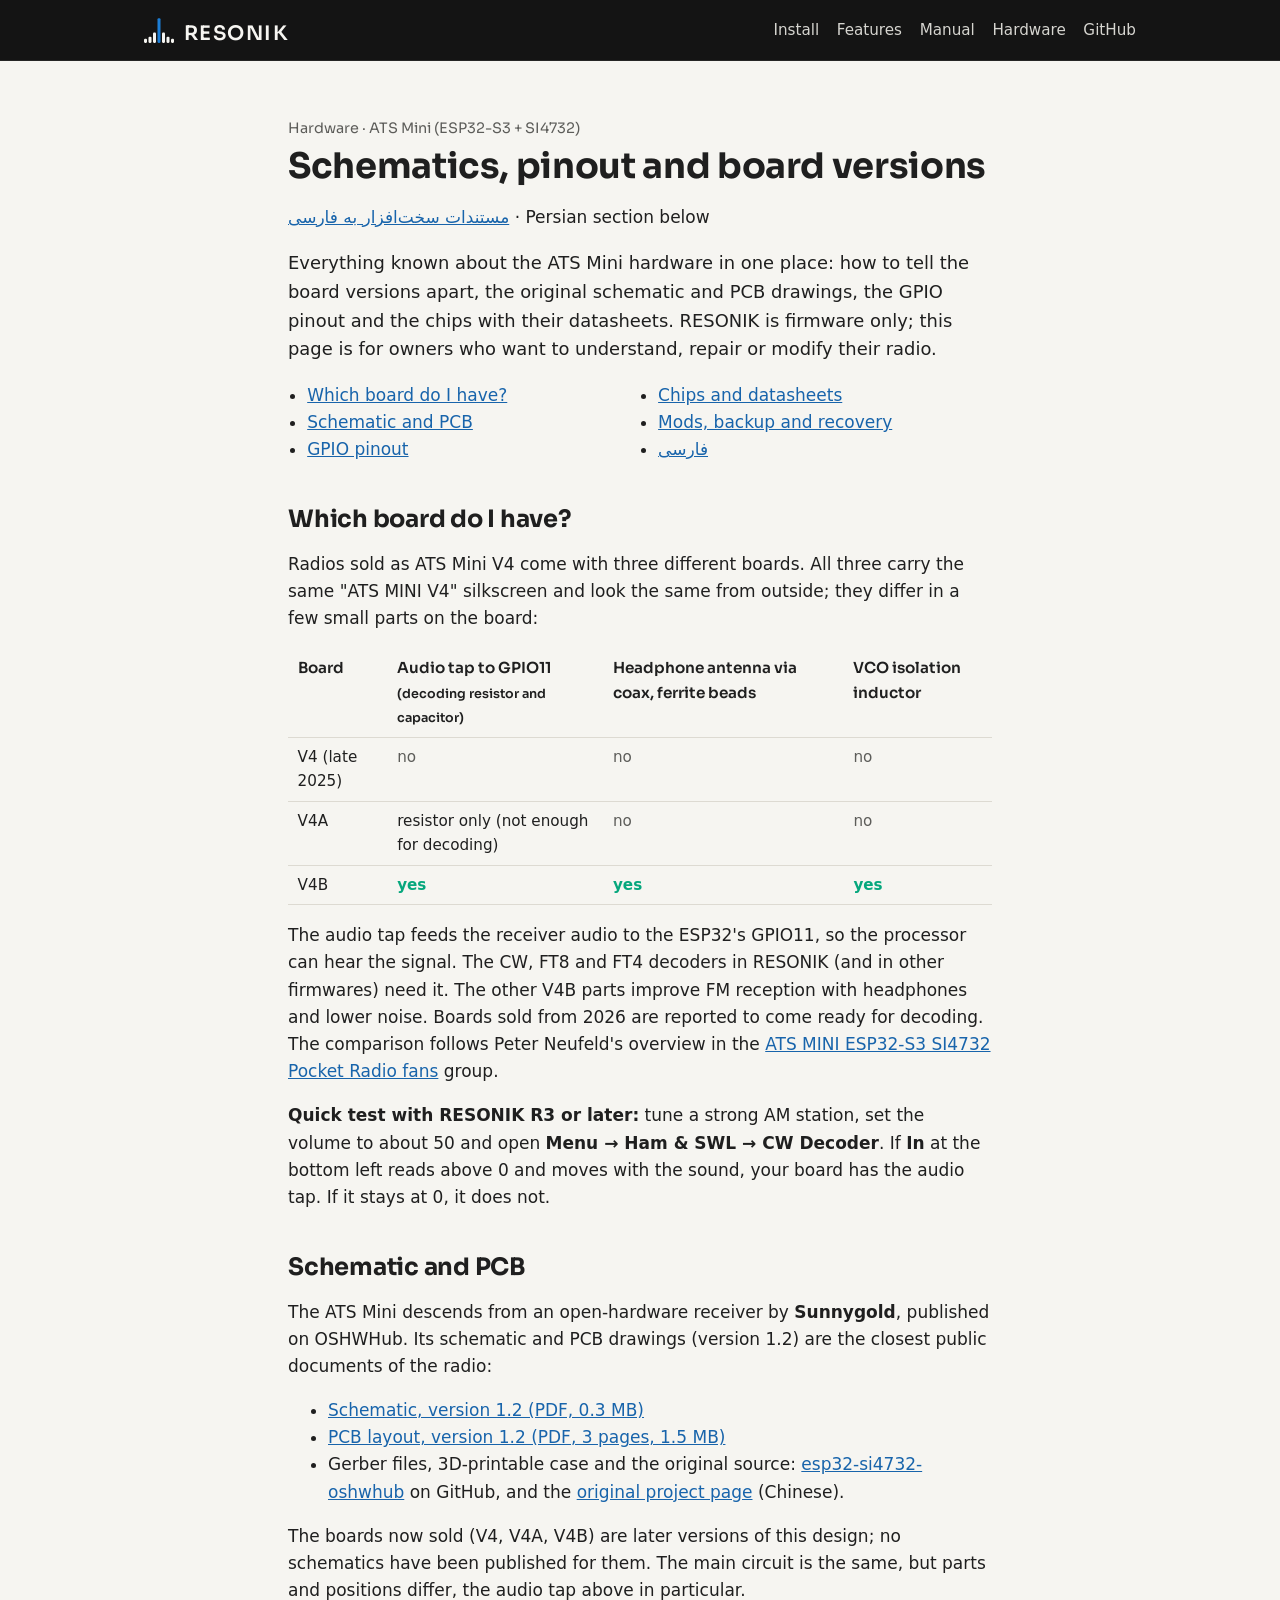
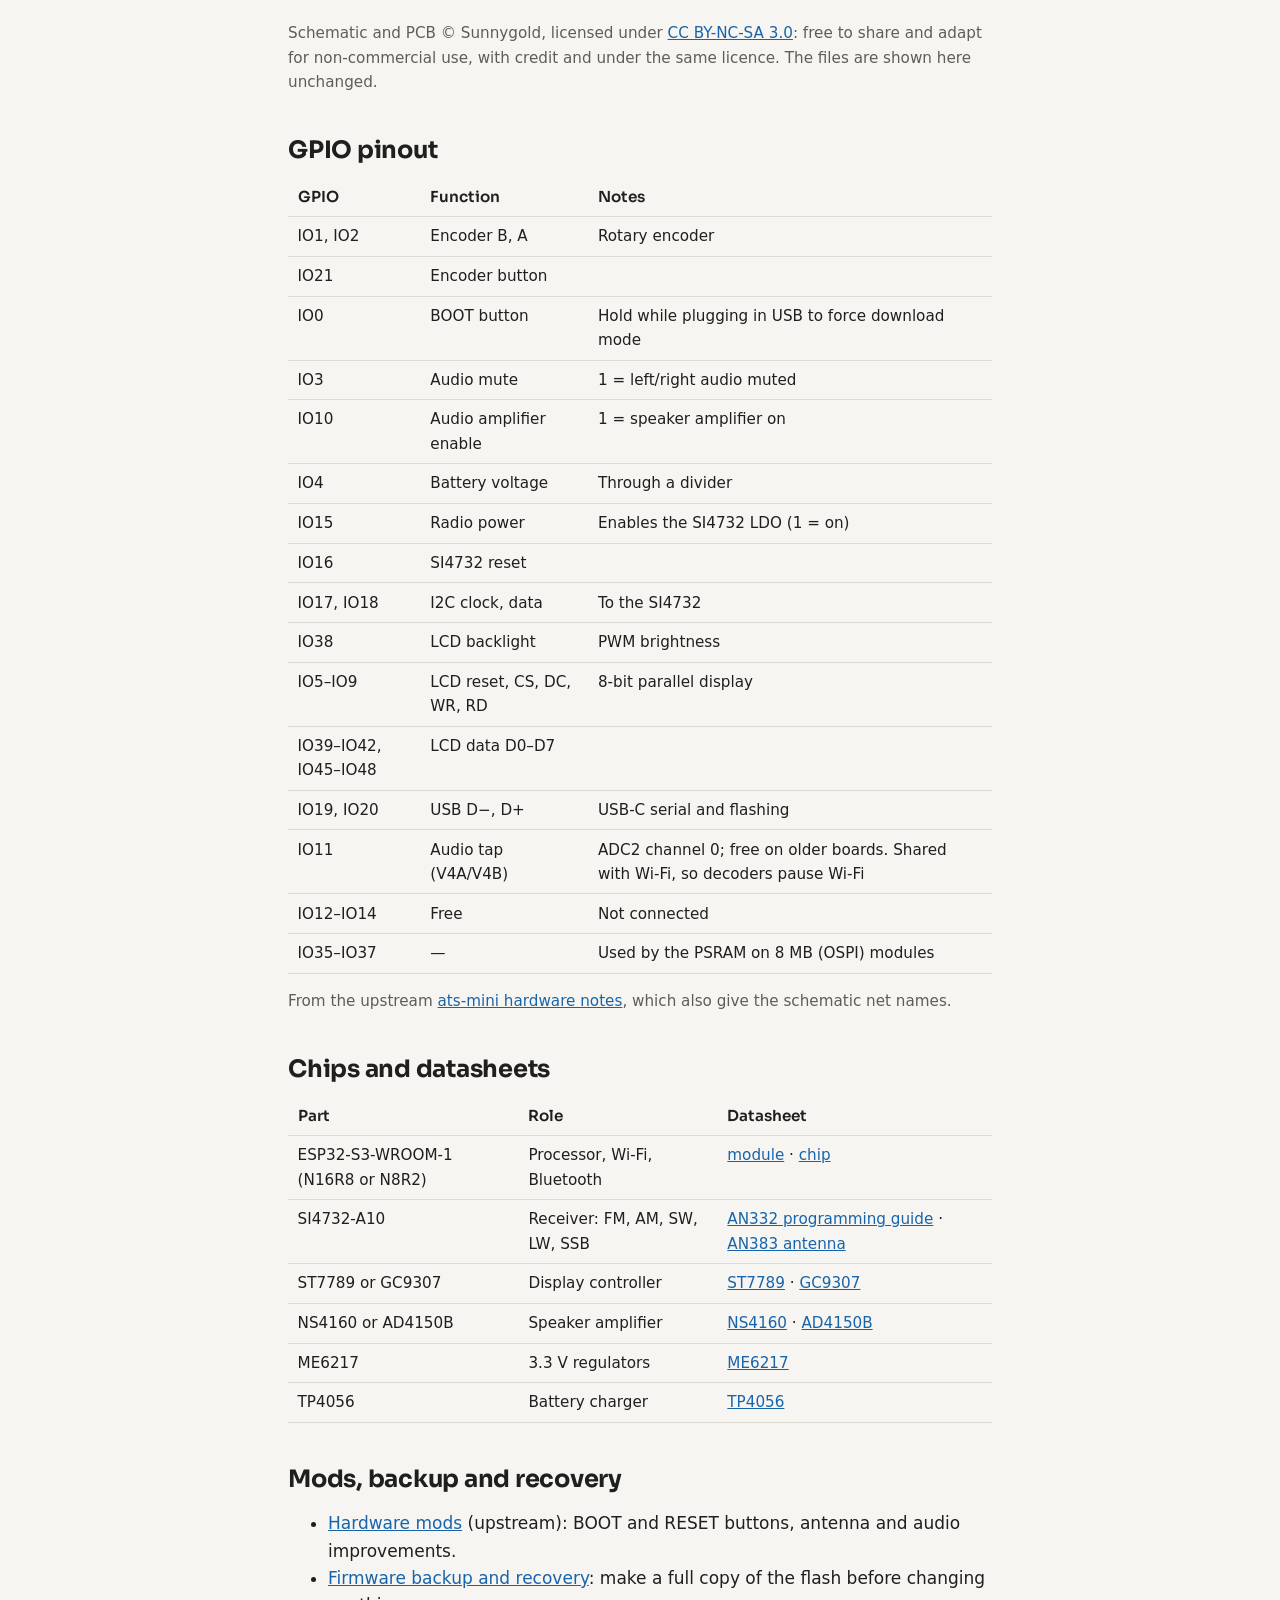
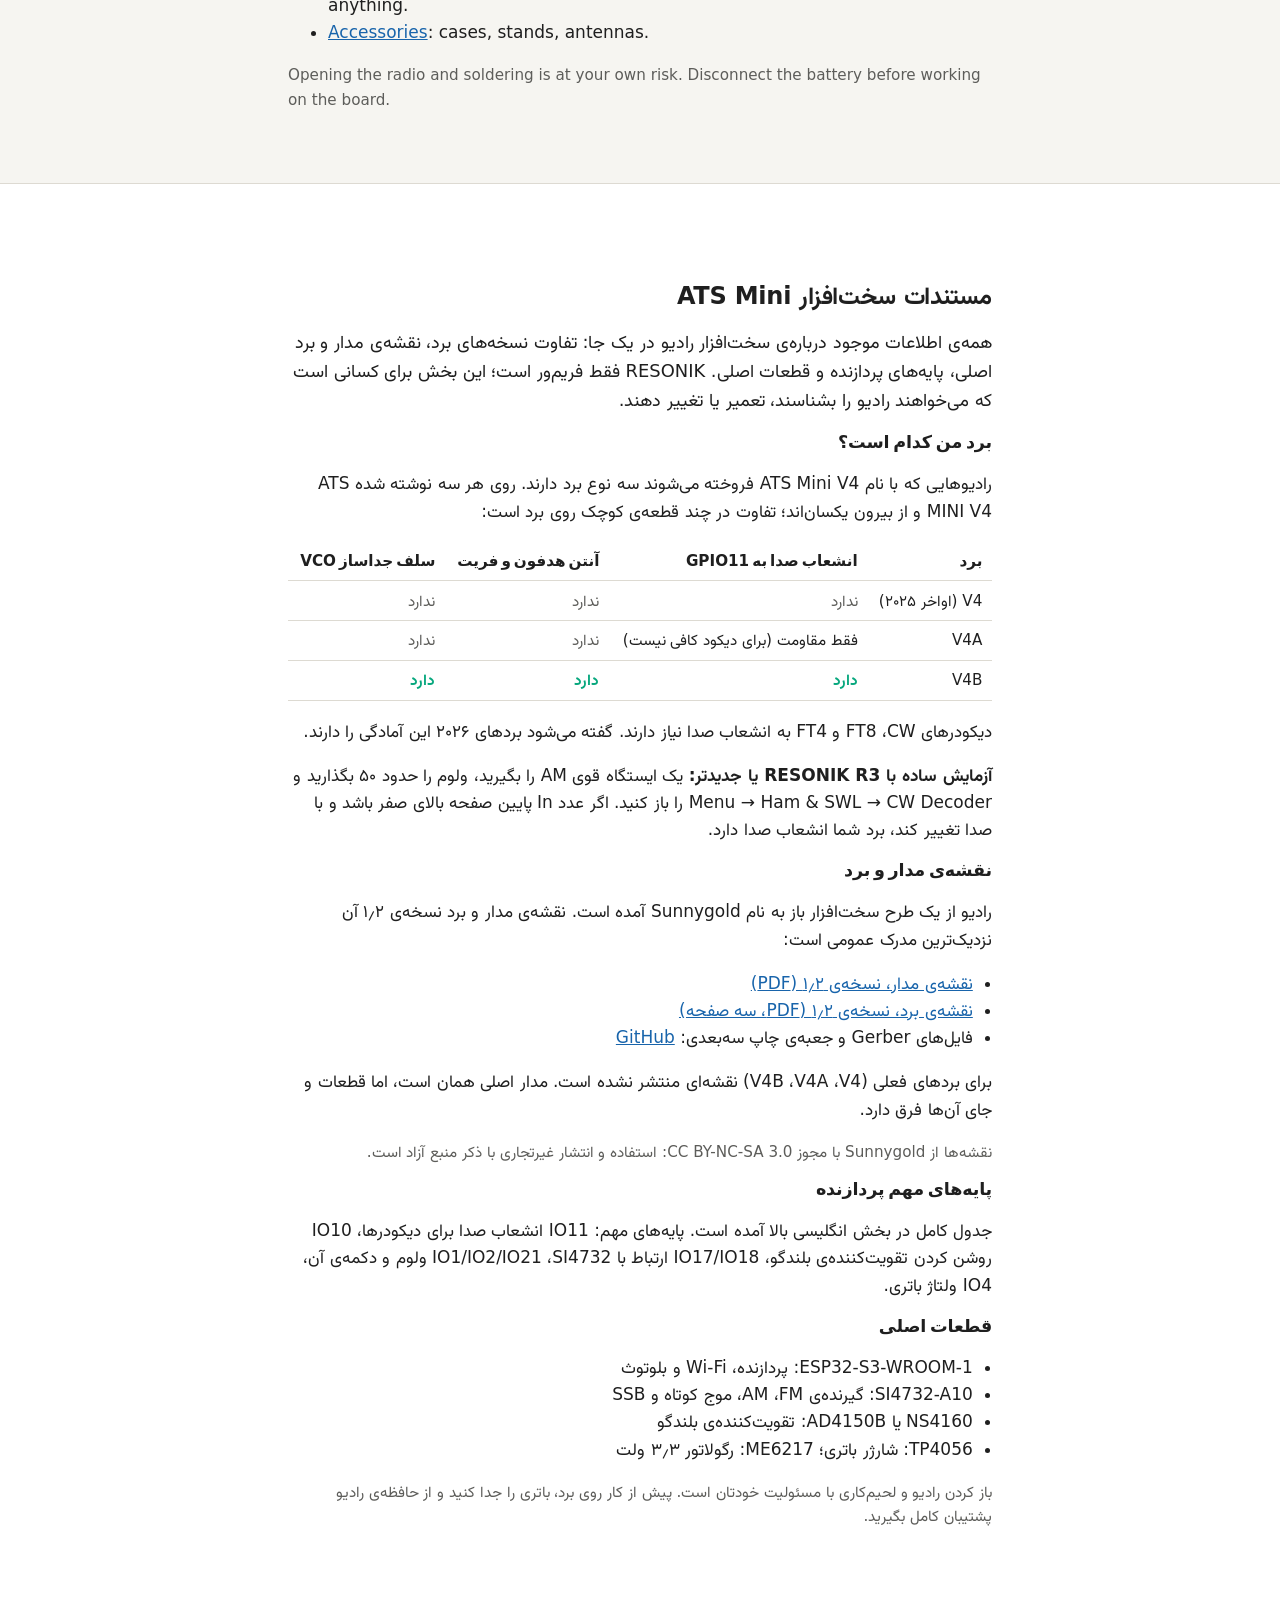
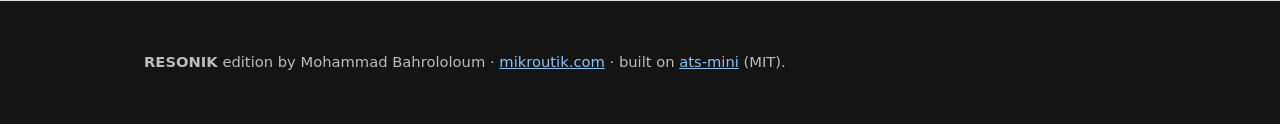
<file: website/hardware/index.html>
<!DOCTYPE html>
<html lang="en">
<head>
  <meta charset="utf-8">
  <meta name="viewport" content="width=device-width, initial-scale=1">
  <title>ATS Mini Hardware: Schematics, Pinout and Board Versions · RESONIK</title>
  <meta name="description" content="ATS Mini (ESP32-S3 + SI4732) hardware: V4, V4A and V4B boards, the audio tap, original schematic and PCB PDFs, GPIO pinout, chips and datasheets.">
  <link rel="canonical" href="https://resonik.mikroutik.com/hardware/">
  <meta name="theme-color" content="#141414">
  <link rel="icon" href="../favicon.svg" type="image/svg+xml">
  <link rel="alternate icon" href="../favicon.ico">
  <link rel="stylesheet" href="../site.css">
  <style>
    .doc { max-width: 46rem; }
    .doc h2 { margin-top: 2.6rem; font-size: 1.5rem; }
    .doc table { border-collapse: collapse; width: 100%; margin: .8rem 0; font-size: .95rem; }
    .doc th, .doc td { text-align: left; padding: .45rem .6rem; border-bottom: 1px solid var(--line); vertical-align: top; }
    .doc th { font-family: "Sora", var(--sans); font-weight: 600; }
    .sw { display: inline-block; width: 26px; height: 6px; border-radius: 3px; vertical-align: middle; margin-right: .4rem; box-shadow: 0 0 0 1px rgba(0,0,0,.15); }
    .toc { columns: 2; padding-left: 1.2rem; }
    .fa .toc, .fa ul { padding-left: 0; padding-right: 1.2rem; }
    .fa table th, .fa table td { text-align: right; }
    .ok { color: #06a77d; font-weight: 700; } .no { color: var(--muted); }
    @media (max-width: 520px) { .toc { columns: 1; } }
  </style>
</head>
<body>
  <header class="bar">
    <div class="wrap bar-in">
      <a class="logo" href="../" aria-label="RESONIK home">
        <svg class="sym" viewBox="0 0 80 66" aria-hidden="true">
          <rect x="0" y="55" width="8" height="11" rx="3" fill="currentColor"/><rect x="12" y="49.5" width="8" height="16.5" rx="3" fill="currentColor"/><rect x="24" y="38.5" width="8" height="27.5" rx="3" fill="currentColor"/><rect x="36" y="0" width="8" height="66" rx="3" fill="#1C7ED6"/><rect x="48" y="38.5" width="8" height="27.5" rx="3" fill="currentColor"/><rect x="60" y="49.5" width="8" height="16.5" rx="3" fill="currentColor"/><rect x="72" y="55" width="8" height="11" rx="3" fill="currentColor"/>
        </svg>
        <span class="word">RESONIK</span>
      </a>
      <nav aria-label="Sections">
        <a href="../#install">Install</a>
        <a href="../#features">Features</a>
        <a href="../manual/">Manual</a>
        <a href="./">Hardware</a>
        <a href="https://github.com/ep3mhb/resonik-ats-mini" rel="noopener">GitHub</a>
      </nav>
    </div>
  </header>

  <main>
    <section>
      <div class="wrap doc">
        <p class="kicker" style="color:var(--muted)">Hardware · ATS Mini (ESP32-S3 + SI4732)</p>
        <h1 style="font-size:2.2rem;margin:.3rem 0 1rem">Schematics, pinout and board versions</h1>
        <p><a href="#fa" lang="fa" dir="rtl">مستندات سخت‌افزار به فارسی</a> · Persian section below</p>
        <p class="lead">Everything known about the ATS Mini hardware in one place: how to tell the board versions apart, the original schematic and PCB drawings, the GPIO pinout and the chips with their datasheets. RESONIK is firmware only; this page is for owners who want to understand, repair or modify their radio.</p>
        <ul class="toc">
          <li><a href="#versions">Which board do I have?</a></li>
          <li><a href="#schematic">Schematic and PCB</a></li>
          <li><a href="#pinout">GPIO pinout</a></li>
          <li><a href="#chips">Chips and datasheets</a></li>
          <li><a href="#mods">Mods, backup and recovery</a></li>
          <li><a href="#fa" lang="fa">فارسی</a></li>
        </ul>

        <h2 id="versions">Which board do I have?</h2>
        <p>Radios sold as ATS Mini V4 come with three different boards. All three carry the same "ATS MINI V4" silkscreen and look the same from outside; they differ in a few small parts on the board:</p>
        <table>
          <tr><th>Board</th><th>Audio tap to GPIO11<br><small>(decoding resistor and capacitor)</small></th><th>Headphone antenna via coax, ferrite beads</th><th>VCO isolation inductor</th></tr>
          <tr><td>V4 (late 2025)</td><td class="no">no</td><td class="no">no</td><td class="no">no</td></tr>
          <tr><td>V4A</td><td>resistor only (not enough for decoding)</td><td class="no">no</td><td class="no">no</td></tr>
          <tr><td>V4B</td><td class="ok">yes</td><td class="ok">yes</td><td class="ok">yes</td></tr>
        </table>
        <p>The audio tap feeds the receiver audio to the ESP32's GPIO11, so the processor can hear the signal. The CW, FT8 and FT4 decoders in RESONIK (and in other firmwares) need it. The other V4B parts improve FM reception with headphones and lower noise. Boards sold from 2026 are reported to come ready for decoding. The comparison follows Peter Neufeld's overview in the <a href="https://www.facebook.com/groups/1514587792854848/" rel="noopener">ATS MINI ESP32-S3 SI4732 Pocket Radio fans</a> group.</p>
        <p><b>Quick test with RESONIK R3 or later:</b> tune a strong AM station, set the volume to about 50 and open <span class="ui">Menu → Ham &amp; SWL → CW Decoder</span>. If <b>In</b> at the bottom left reads above 0 and moves with the sound, your board has the audio tap. If it stays at 0, it does not.</p>

        <h2 id="schematic">Schematic and PCB</h2>
        <p>The ATS Mini descends from an open-hardware receiver by <b>Sunnygold</b>, published on OSHWHub. Its schematic and PCB drawings (version 1.2) are the closest public documents of the radio:</p>
        <ul>
          <li><a href="ats-mini-schematic-v1.2.pdf">Schematic, version 1.2 (PDF, 0.3 MB)</a></li>
          <li><a href="ats-mini-pcb-v1.2.pdf">PCB layout, version 1.2 (PDF, 3 pages, 1.5 MB)</a></li>
          <li>Gerber files, 3D-printable case and the original source: <a href="https://github.com/esp32-si4732/esp32-si4732-oshwhub" rel="noopener">esp32-si4732-oshwhub</a> on GitHub, and the <a href="https://oshwhub.com/sunnygold/esp32s3-si4732-shou-yin-ji" rel="noopener">original project page</a> (Chinese).</li>
        </ul>
        <p>The boards now sold (V4, V4A, V4B) are later versions of this design; no schematics have been published for them. The main circuit is the same, but parts and positions differ, the audio tap above in particular.</p>
        <p class="hint">Schematic and PCB © Sunnygold, licensed under <a href="https://creativecommons.org/licenses/by-nc-sa/3.0/" rel="noopener">CC BY-NC-SA 3.0</a>: free to share and adapt for non-commercial use, with credit and under the same licence. The files are shown here unchanged.</p>

        <h2 id="pinout">GPIO pinout</h2>
        <table>
          <tr><th>GPIO</th><th>Function</th><th>Notes</th></tr>
          <tr><td>IO1, IO2</td><td>Encoder B, A</td><td>Rotary encoder</td></tr>
          <tr><td>IO21</td><td>Encoder button</td><td></td></tr>
          <tr><td>IO0</td><td>BOOT button</td><td>Hold while plugging in USB to force download mode</td></tr>
          <tr><td>IO3</td><td>Audio mute</td><td>1 = left/right audio muted</td></tr>
          <tr><td>IO10</td><td>Audio amplifier enable</td><td>1 = speaker amplifier on</td></tr>
          <tr><td>IO4</td><td>Battery voltage</td><td>Through a divider</td></tr>
          <tr><td>IO15</td><td>Radio power</td><td>Enables the SI4732 LDO (1 = on)</td></tr>
          <tr><td>IO16</td><td>SI4732 reset</td><td></td></tr>
          <tr><td>IO17, IO18</td><td>I2C clock, data</td><td>To the SI4732</td></tr>
          <tr><td>IO38</td><td>LCD backlight</td><td>PWM brightness</td></tr>
          <tr><td>IO5–IO9</td><td>LCD reset, CS, DC, WR, RD</td><td>8-bit parallel display</td></tr>
          <tr><td>IO39–IO42, IO45–IO48</td><td>LCD data D0–D7</td><td></td></tr>
          <tr><td>IO19, IO20</td><td>USB D−, D+</td><td>USB-C serial and flashing</td></tr>
          <tr><td>IO11</td><td>Audio tap (V4A/V4B)</td><td>ADC2 channel 0; free on older boards. Shared with Wi-Fi, so decoders pause Wi-Fi</td></tr>
          <tr><td>IO12–IO14</td><td>Free</td><td>Not connected</td></tr>
          <tr><td>IO35–IO37</td><td>—</td><td>Used by the PSRAM on 8 MB (OSPI) modules</td></tr>
        </table>
        <p class="hint">From the upstream <a href="https://esp32-si4732.github.io/ats-mini/hardware.html" rel="noopener">ats-mini hardware notes</a>, which also give the schematic net names.</p>

        <h2 id="chips">Chips and datasheets</h2>
        <table>
          <tr><th>Part</th><th>Role</th><th>Datasheet</th></tr>
          <tr><td>ESP32-S3-WROOM-1 (N16R8 or N8R2)</td><td>Processor, Wi-Fi, Bluetooth</td><td><a href="https://www.espressif.com/sites/default/files/documentation/esp32-s3-wroom-1_wroom-1u_datasheet_en.pdf" rel="noopener">module</a> · <a href="https://www.espressif.com/sites/default/files/documentation/esp32-s3_datasheet_en.pdf" rel="noopener">chip</a></td></tr>
          <tr><td>SI4732-A10</td><td>Receiver: FM, AM, SW, LW, SSB</td><td><a href="https://www.skyworksinc.com/-/media/Skyworks/SL/documents/public/application-notes/AN332.pdf" rel="noopener">AN332 programming guide</a> · <a href="https://www.skyworksinc.com/-/media/Skyworks/SL/documents/public/application-notes/AN383.pdf" rel="noopener">AN383 antenna</a></td></tr>
          <tr><td>ST7789 or GC9307</td><td>Display controller</td><td><a href="https://www.buydisplay.com/download/ic/ST7789.pdf" rel="noopener">ST7789</a> · <a href="https://www.buydisplay.com/download/ic/GC9307.pdf" rel="noopener">GC9307</a></td></tr>
          <tr><td>NS4160 or AD4150B</td><td>Speaker amplifier</td><td><a href="https://www.lcsc.com/datasheet/lcsc_datasheet_2304140030_Shenzhen-Nsiway-Tech-NS4160_C219017.pdf" rel="noopener">NS4160</a> · <a href="https://www.lcsc.com/datasheet/lcsc_datasheet_2208261700_IDCHIP-AD4150B_C5125078.pdf" rel="noopener">AD4150B</a></td></tr>
          <tr><td>ME6217</td><td>3.3 V regulators</td><td><a href="https://www.lcsc.com/datasheet/lcsc_datasheet_2410121326_MICRONE-Nanjing-Micro-One-Elec-ME6217C33M5G_C427602.pdf" rel="noopener">ME6217</a></td></tr>
          <tr><td>TP4056</td><td>Battery charger</td><td><a href="http://toppwr.com/uploadfile/file/20240130/65b892bb04a3c.pdf" rel="noopener">TP4056</a></td></tr>
        </table>

        <h2 id="mods">Mods, backup and recovery</h2>
        <ul>
          <li><a href="https://esp32-si4732.github.io/ats-mini/mods.html" rel="noopener">Hardware mods</a> (upstream): BOOT and RESET buttons, antenna and audio improvements.</li>
          <li><a href="https://esp32-si4732.github.io/ats-mini/recovery.html" rel="noopener">Firmware backup and recovery</a>: make a full copy of the flash before changing anything.</li>
          <li><a href="https://esp32-si4732.github.io/ats-mini/accessories.html" rel="noopener">Accessories</a>: cases, stands, antennas.</li>
        </ul>
        <p class="hint">Opening the radio and soldering is at your own risk. Disconnect the battery before working on the board.</p>
      </div>
    </section>

    <section id="fa" class="band fa" lang="fa" dir="rtl">
      <div class="wrap doc">
        <h2>مستندات سخت‌افزار <bdi>ATS Mini</bdi></h2>
        <p class="lead">همه‌ی اطلاعات موجود درباره‌ی سخت‌افزار رادیو در یک جا: تفاوت نسخه‌های برد، نقشه‌ی مدار و برد اصلی، پایه‌های پردازنده و قطعات اصلی. RESONIK فقط فریم‌ور است؛ این بخش برای کسانی است که می‌خواهند رادیو را بشناسند، تعمیر یا تغییر دهند.</p>

        <h3>برد من کدام است؟</h3>
        <p>رادیوهایی که با نام <bdi>ATS Mini V4</bdi> فروخته می‌شوند سه نوع برد دارند. روی هر سه نوشته شده <bdi>ATS MINI V4</bdi> و از بیرون یکسان‌اند؛ تفاوت در چند قطعه‌ی کوچک روی برد است:</p>
        <table>
          <tr><th>برد</th><th>انشعاب صدا به <bdi>GPIO11</bdi></th><th>آنتن هدفون و فریت</th><th>سلف جداساز <bdi>VCO</bdi></th></tr>
          <tr><td><bdi>V4</bdi> (اواخر ۲۰۲۵)</td><td class="no">ندارد</td><td class="no">ندارد</td><td class="no">ندارد</td></tr>
          <tr><td><bdi>V4A</bdi></td><td>فقط مقاومت (برای دیکود کافی نیست)</td><td class="no">ندارد</td><td class="no">ندارد</td></tr>
          <tr><td><bdi>V4B</bdi></td><td class="ok">دارد</td><td class="ok">دارد</td><td class="ok">دارد</td></tr>
        </table>
        <p>دیکودرهای <bdi>CW</bdi>، <bdi>FT8</bdi> و <bdi>FT4</bdi> به انشعاب صدا نیاز دارند. گفته می‌شود بردهای ۲۰۲۶ این آمادگی را دارند.</p>
        <p><b>آزمایش ساده با <bdi>RESONIK R3</bdi> یا جدیدتر:</b> یک ایستگاه قوی <bdi>AM</bdi> را بگیرید، ولوم را حدود ۵۰ بگذارید و <bdi>Menu → Ham &amp; SWL → CW Decoder</bdi> را باز کنید. اگر عدد <bdi>In</bdi> پایین صفحه بالای صفر باشد و با صدا تغییر کند، برد شما انشعاب صدا دارد.</p>

        <h3>نقشه‌ی مدار و برد</h3>
        <p>رادیو از یک طرح سخت‌افزار باز به نام <bdi>Sunnygold</bdi> آمده است. نقشه‌ی مدار و برد نسخه‌ی ۱٫۲ آن نزدیک‌ترین مدرک عمومی است:</p>
        <ul>
          <li><a href="ats-mini-schematic-v1.2.pdf">نقشه‌ی مدار، نسخه‌ی ۱٫۲ (<bdi>PDF</bdi>)</a></li>
          <li><a href="ats-mini-pcb-v1.2.pdf">نقشه‌ی برد، نسخه‌ی ۱٫۲ (<bdi>PDF</bdi>، سه صفحه)</a></li>
          <li>فایل‌های <bdi>Gerber</bdi> و جعبه‌ی چاپ سه‌بعدی: <a href="https://github.com/esp32-si4732/esp32-si4732-oshwhub" rel="noopener"><bdi>GitHub</bdi></a></li>
        </ul>
        <p>برای بردهای فعلی (<bdi>V4</bdi>، <bdi>V4A</bdi>، <bdi>V4B</bdi>) نقشه‌ای منتشر نشده است. مدار اصلی همان است، اما قطعات و جای آن‌ها فرق دارد.</p>
        <p class="hint">نقشه‌ها از <bdi>Sunnygold</bdi> با مجوز <bdi>CC BY-NC-SA 3.0</bdi>: استفاده و انتشار غیرتجاری با ذکر منبع آزاد است.</p>

        <h3>پایه‌های مهم پردازنده</h3>
        <p>جدول کامل در بخش انگلیسی بالا آمده است. پایه‌های مهم: <bdi>IO11</bdi> انشعاب صدا برای دیکودرها، <bdi>IO10</bdi> روشن کردن تقویت‌کننده‌ی بلندگو، <bdi>IO17/IO18</bdi> ارتباط با <bdi>SI4732</bdi>، <bdi>IO1/IO2/IO21</bdi> ولوم و دکمه‌ی آن، <bdi>IO4</bdi> ولتاژ باتری.</p>

        <h3>قطعات اصلی</h3>
        <ul>
          <li><bdi>ESP32-S3-WROOM-1</bdi>: پردازنده، <bdi>Wi-Fi</bdi> و بلوتوث</li>
          <li><bdi>SI4732-A10</bdi>: گیرنده‌ی <bdi>FM</bdi>، <bdi>AM</bdi>، موج کوتاه و <bdi>SSB</bdi></li>
          <li><bdi>NS4160</bdi> یا <bdi>AD4150B</bdi>: تقویت‌کننده‌ی بلندگو</li>
          <li><bdi>TP4056</bdi>: شارژر باتری؛ <bdi>ME6217</bdi>: رگولاتور ۳٫۳ ولت</li>
        </ul>
        <p class="hint">باز کردن رادیو و لحیم‌کاری با مسئولیت خودتان است. پیش از کار روی برد، باتری را جدا کنید و از حافظه‌ی رادیو پشتیبان کامل بگیرید.</p>
      </div>
    </section>
  </main>

  <footer>
    <div class="wrap">
      <p><b>RESONIK</b> edition by Mohammad Bahrololoum · <a href="https://mikroutik.com/">mikroutik.com</a> · built on <a href="https://github.com/esp32-si4732/ats-mini" rel="noopener">ats-mini</a> (MIT).</p>
    </div>
  </footer>
</body>
</html>
</file>
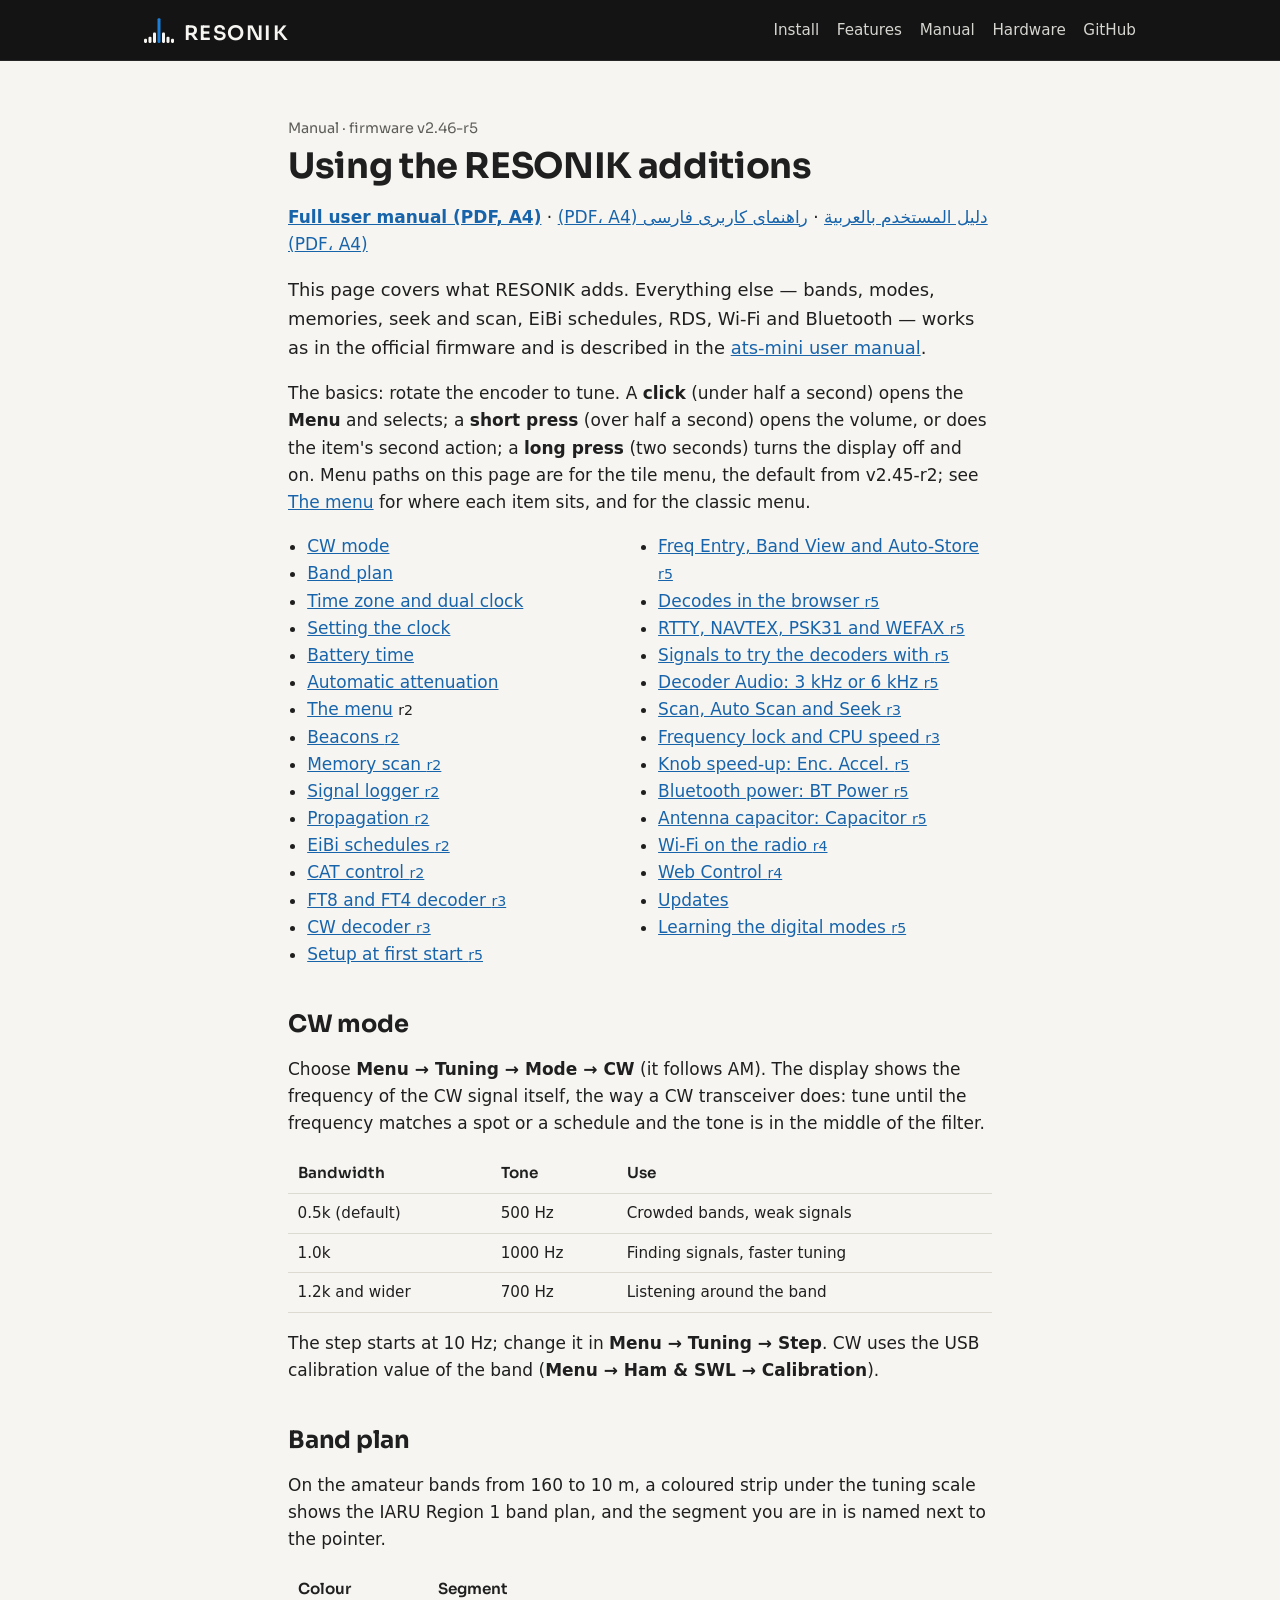
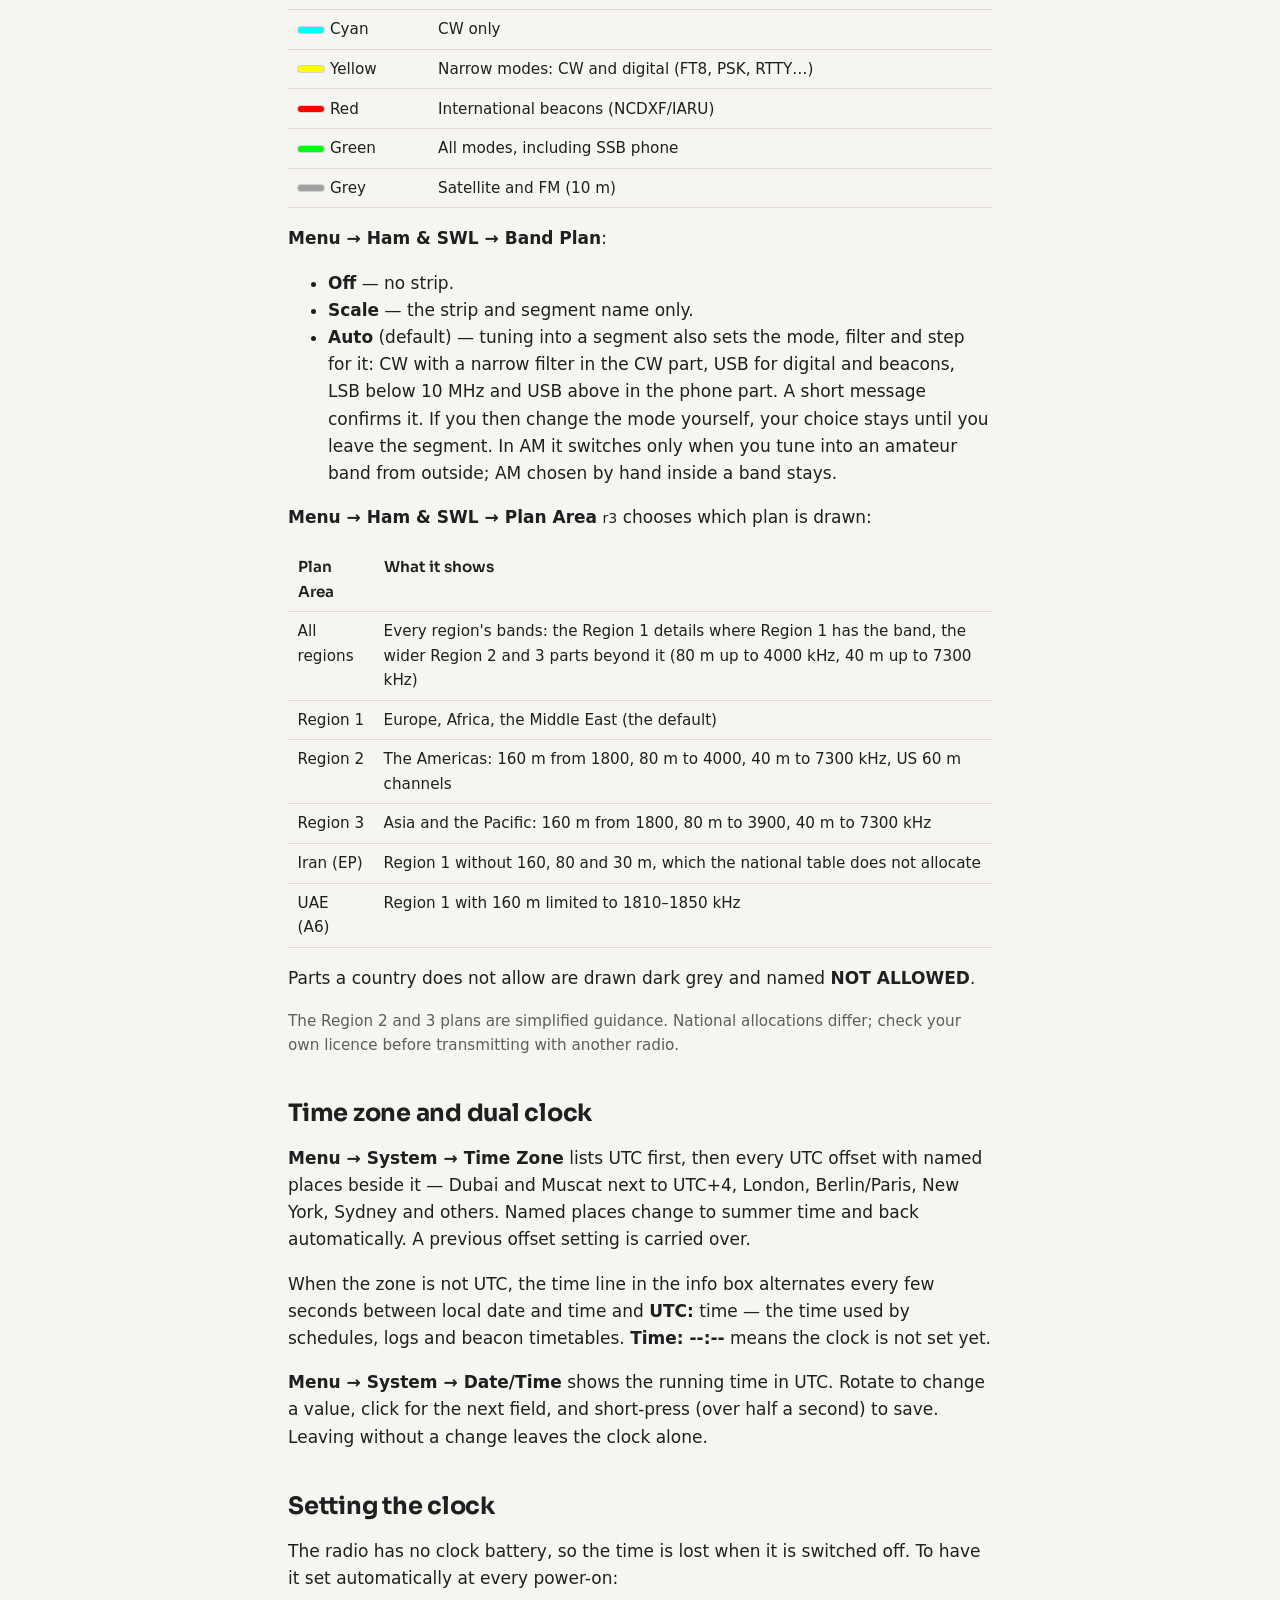
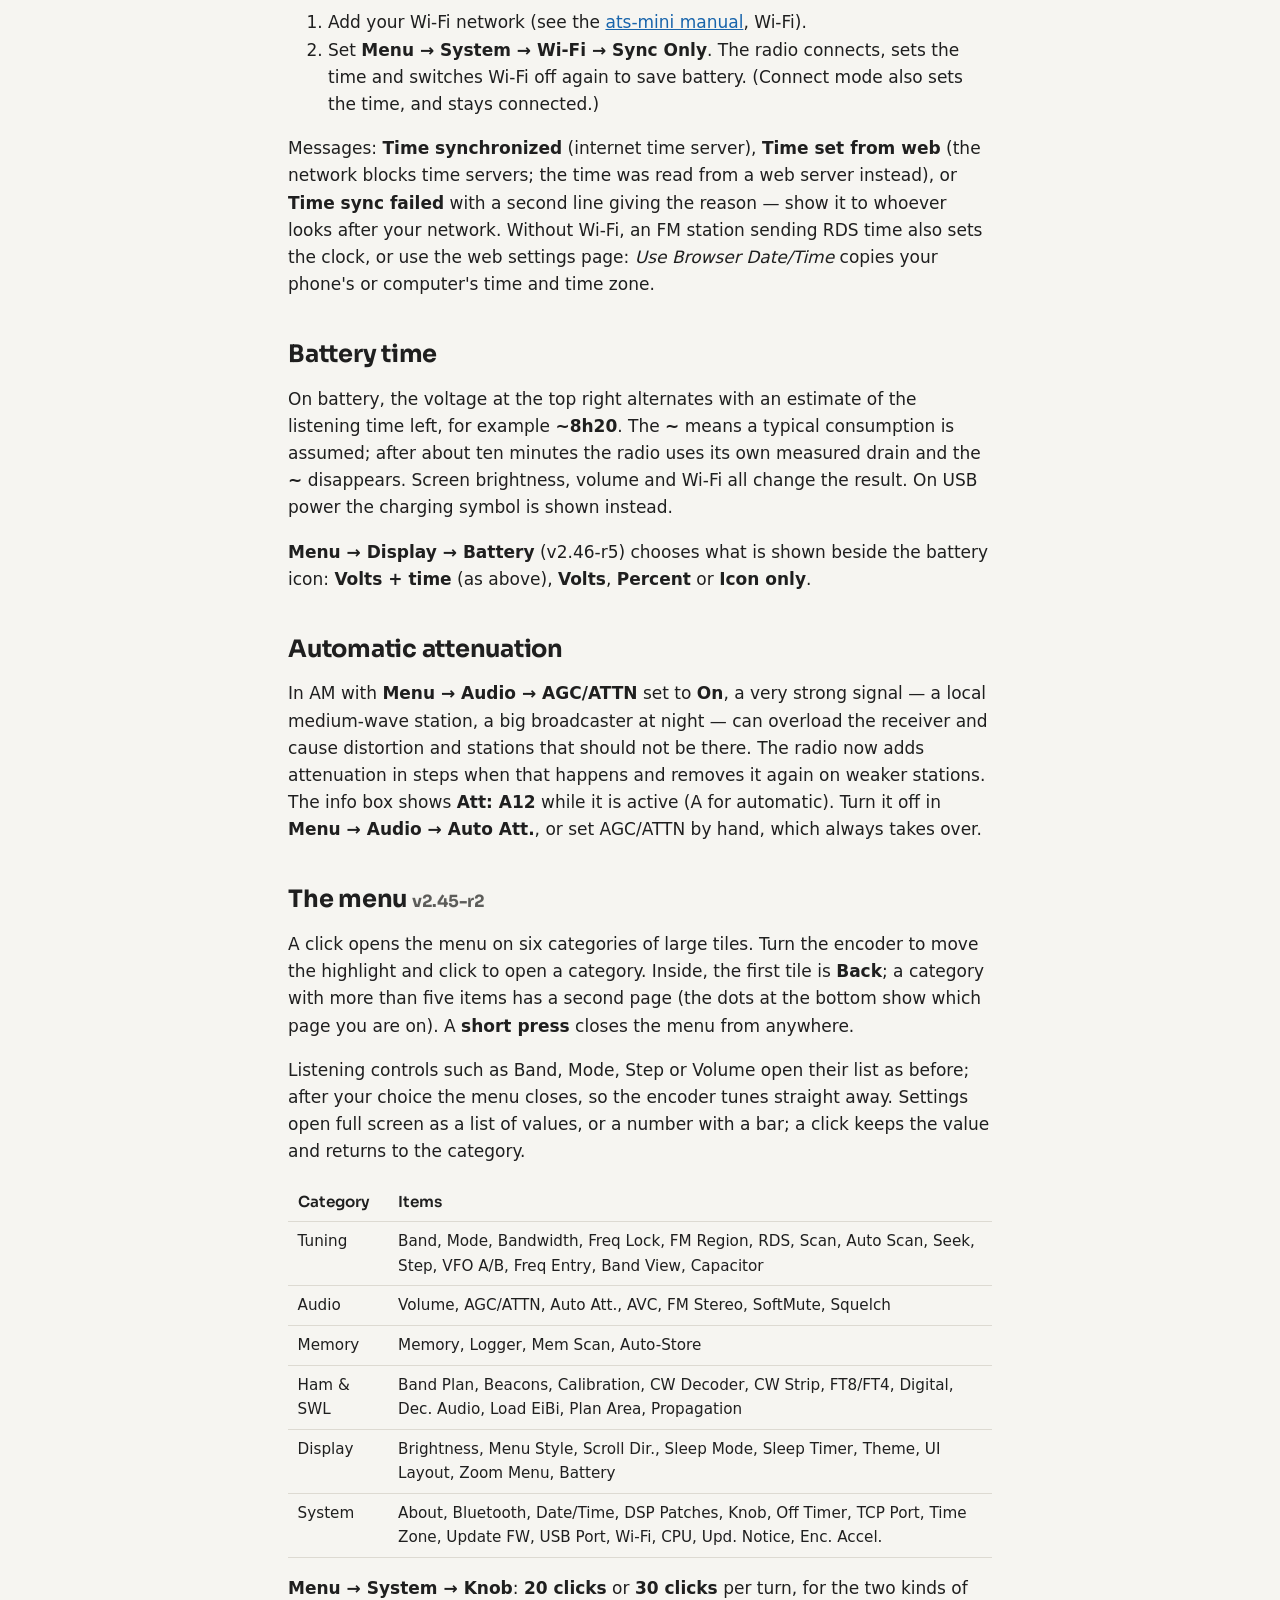
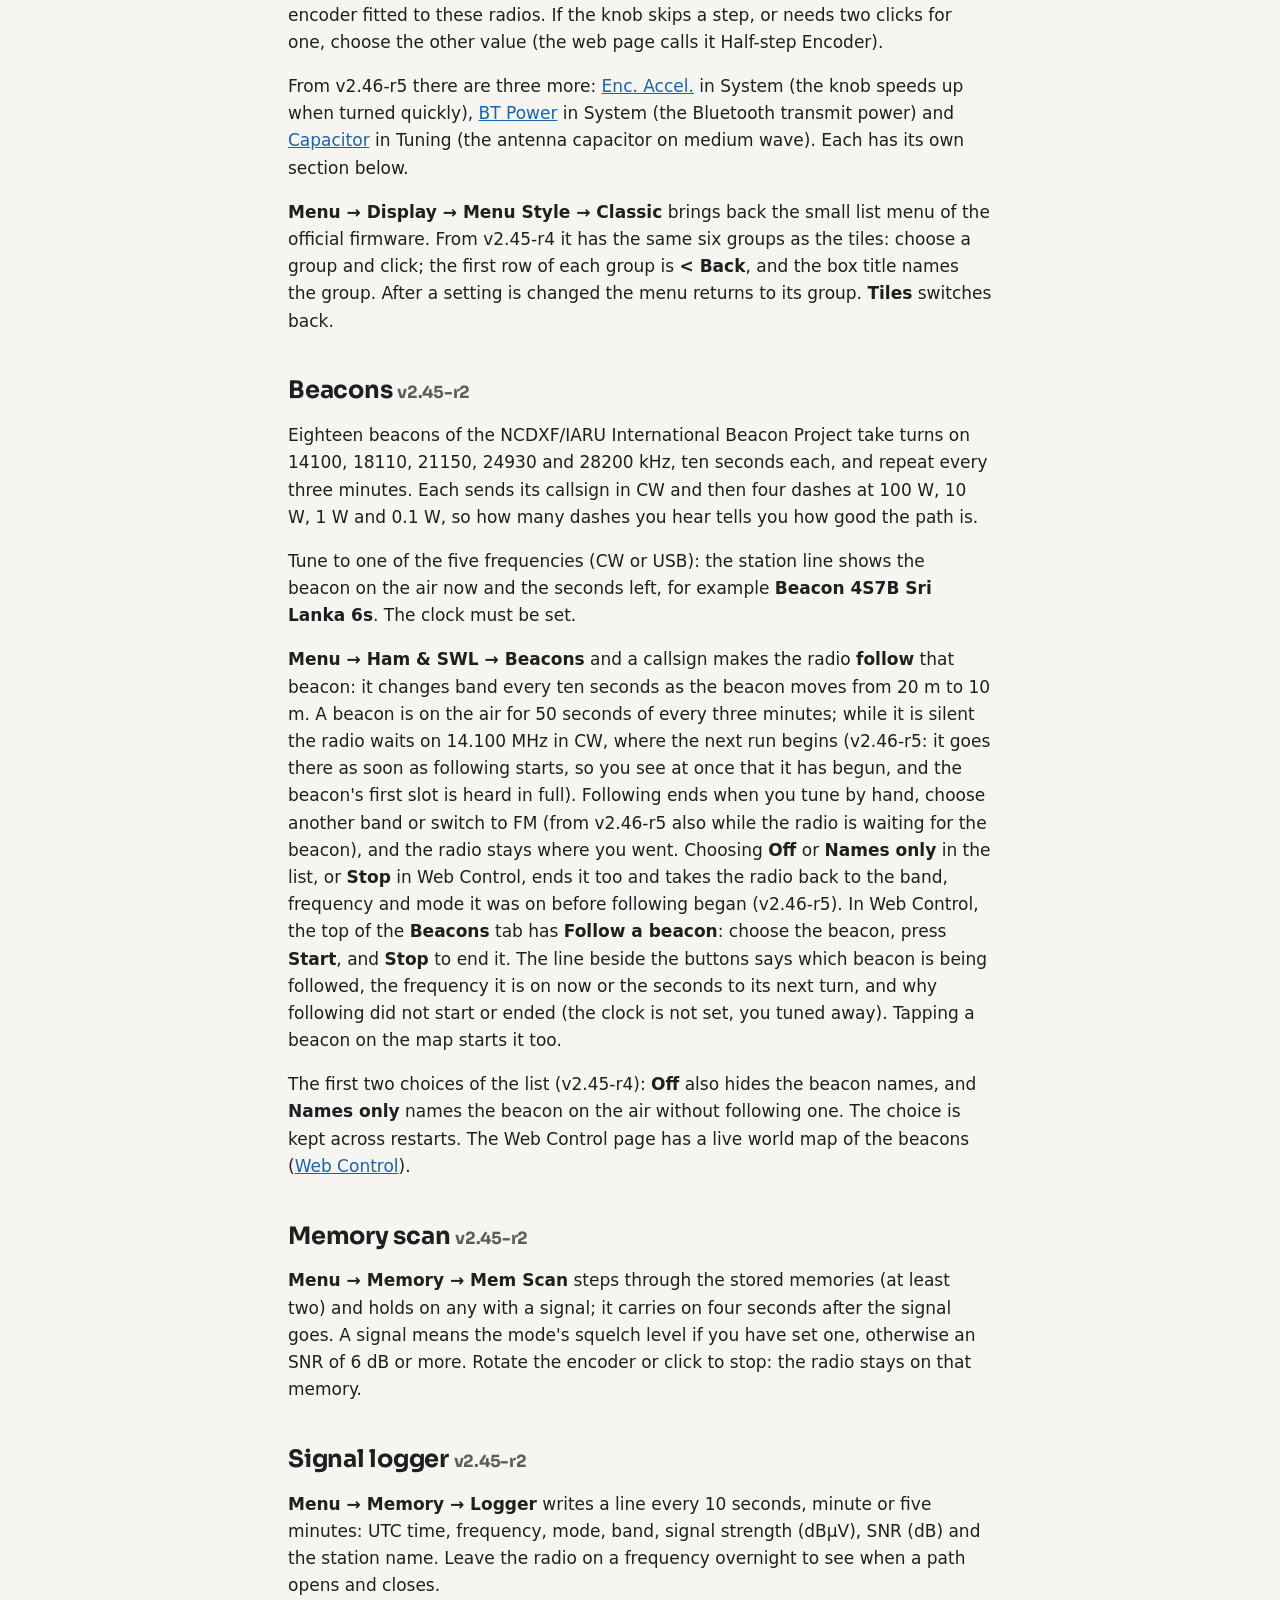
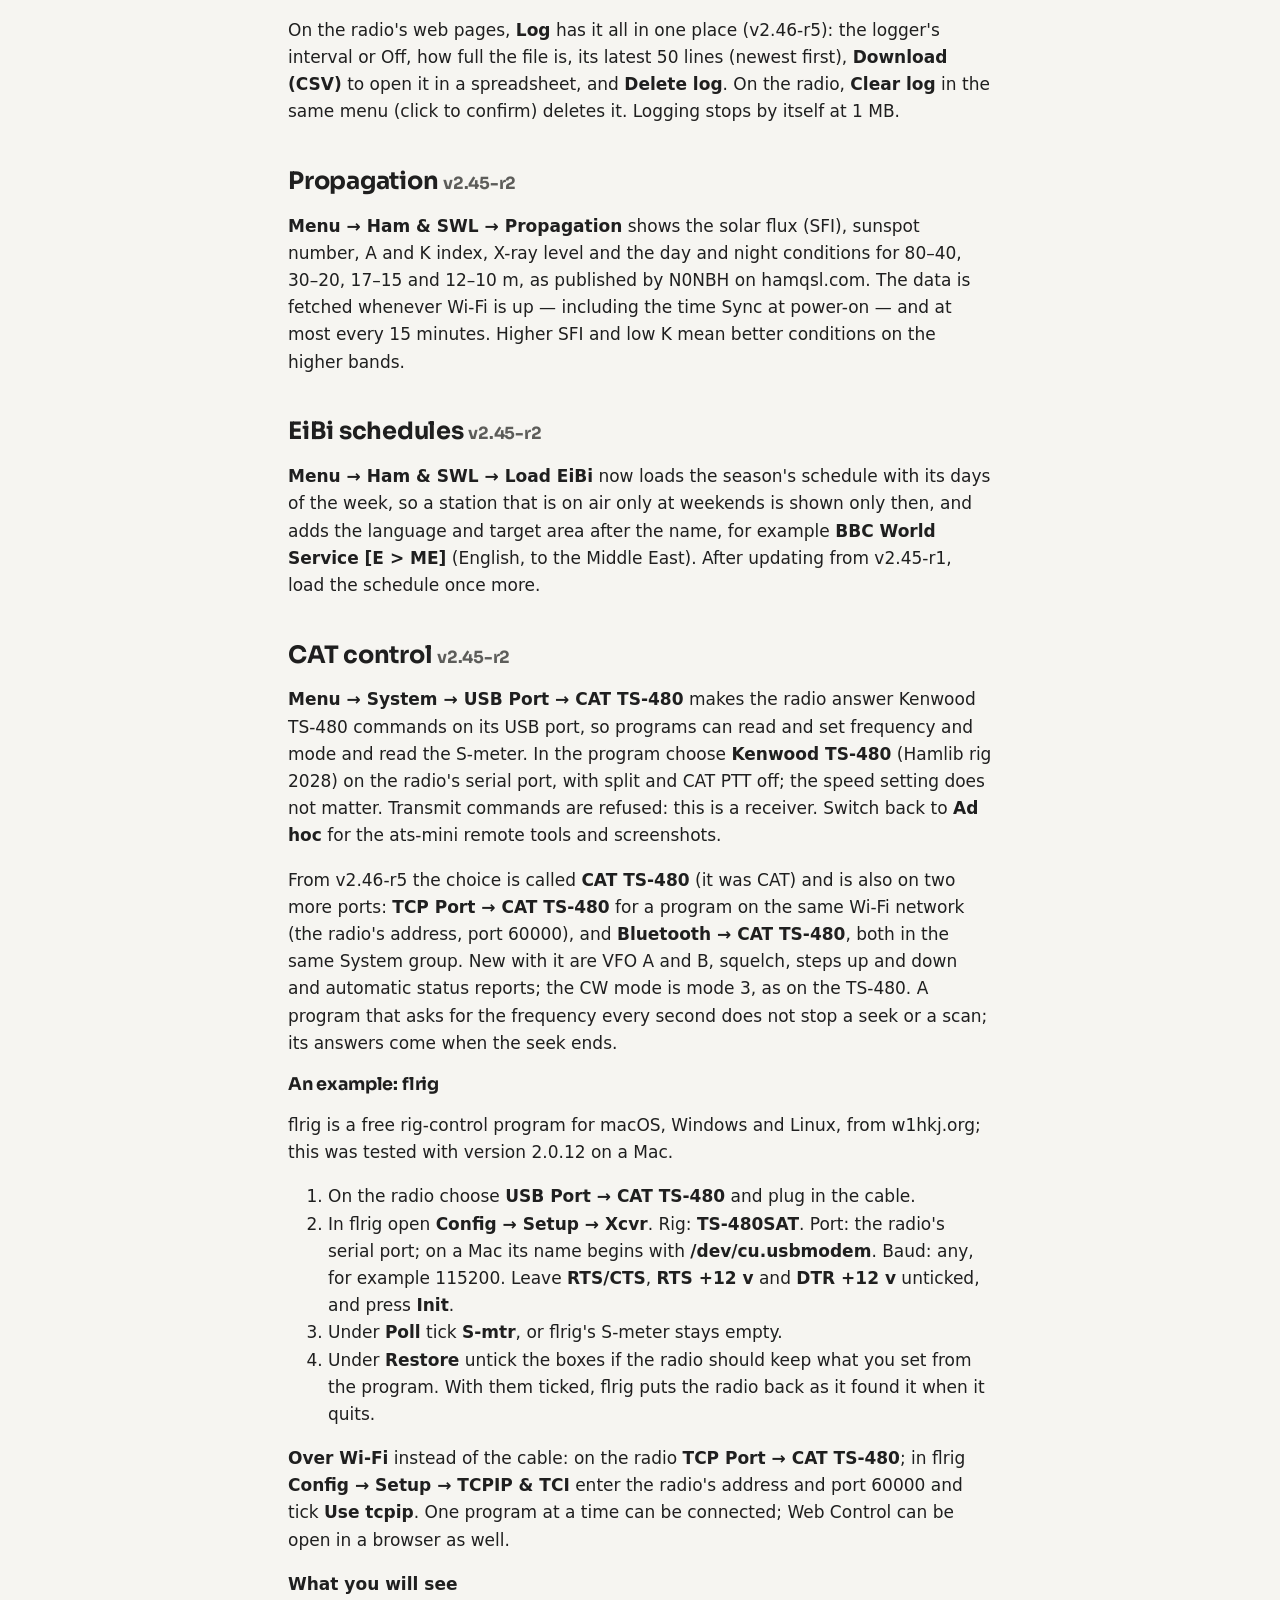
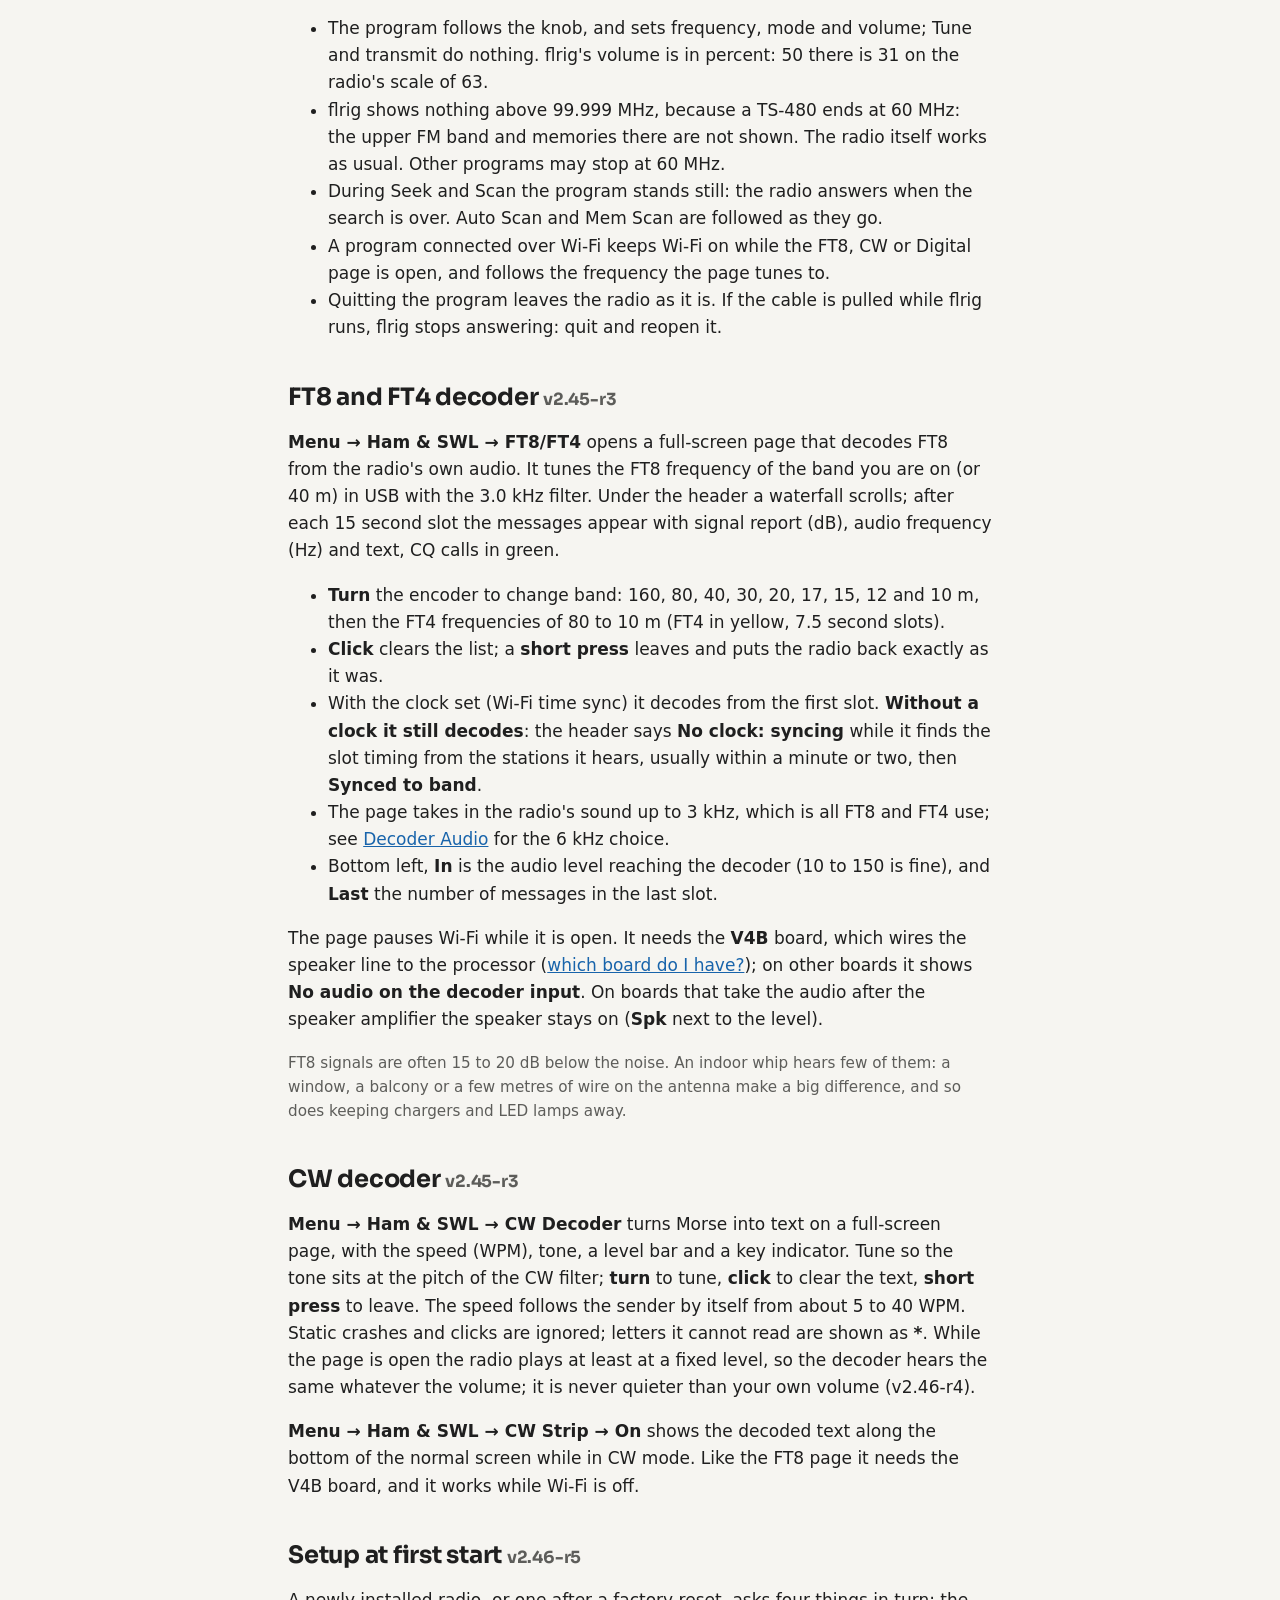
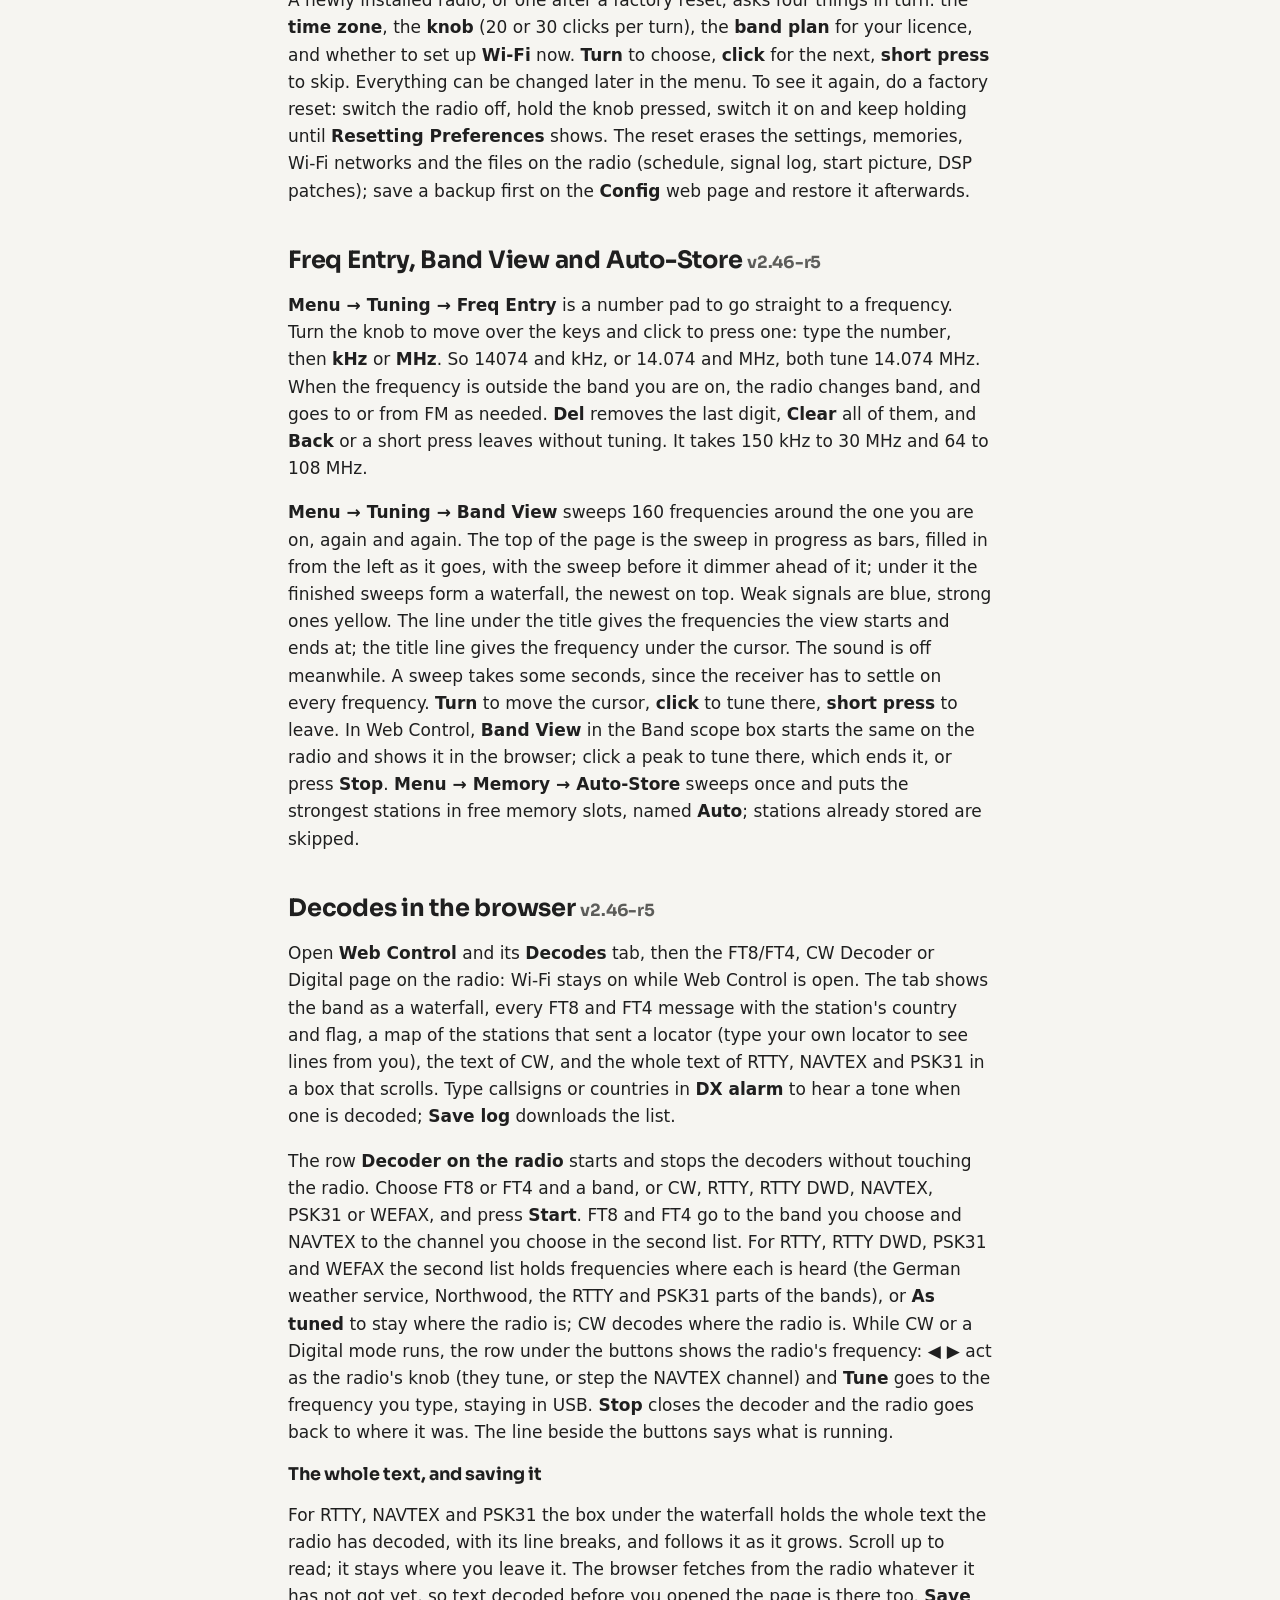
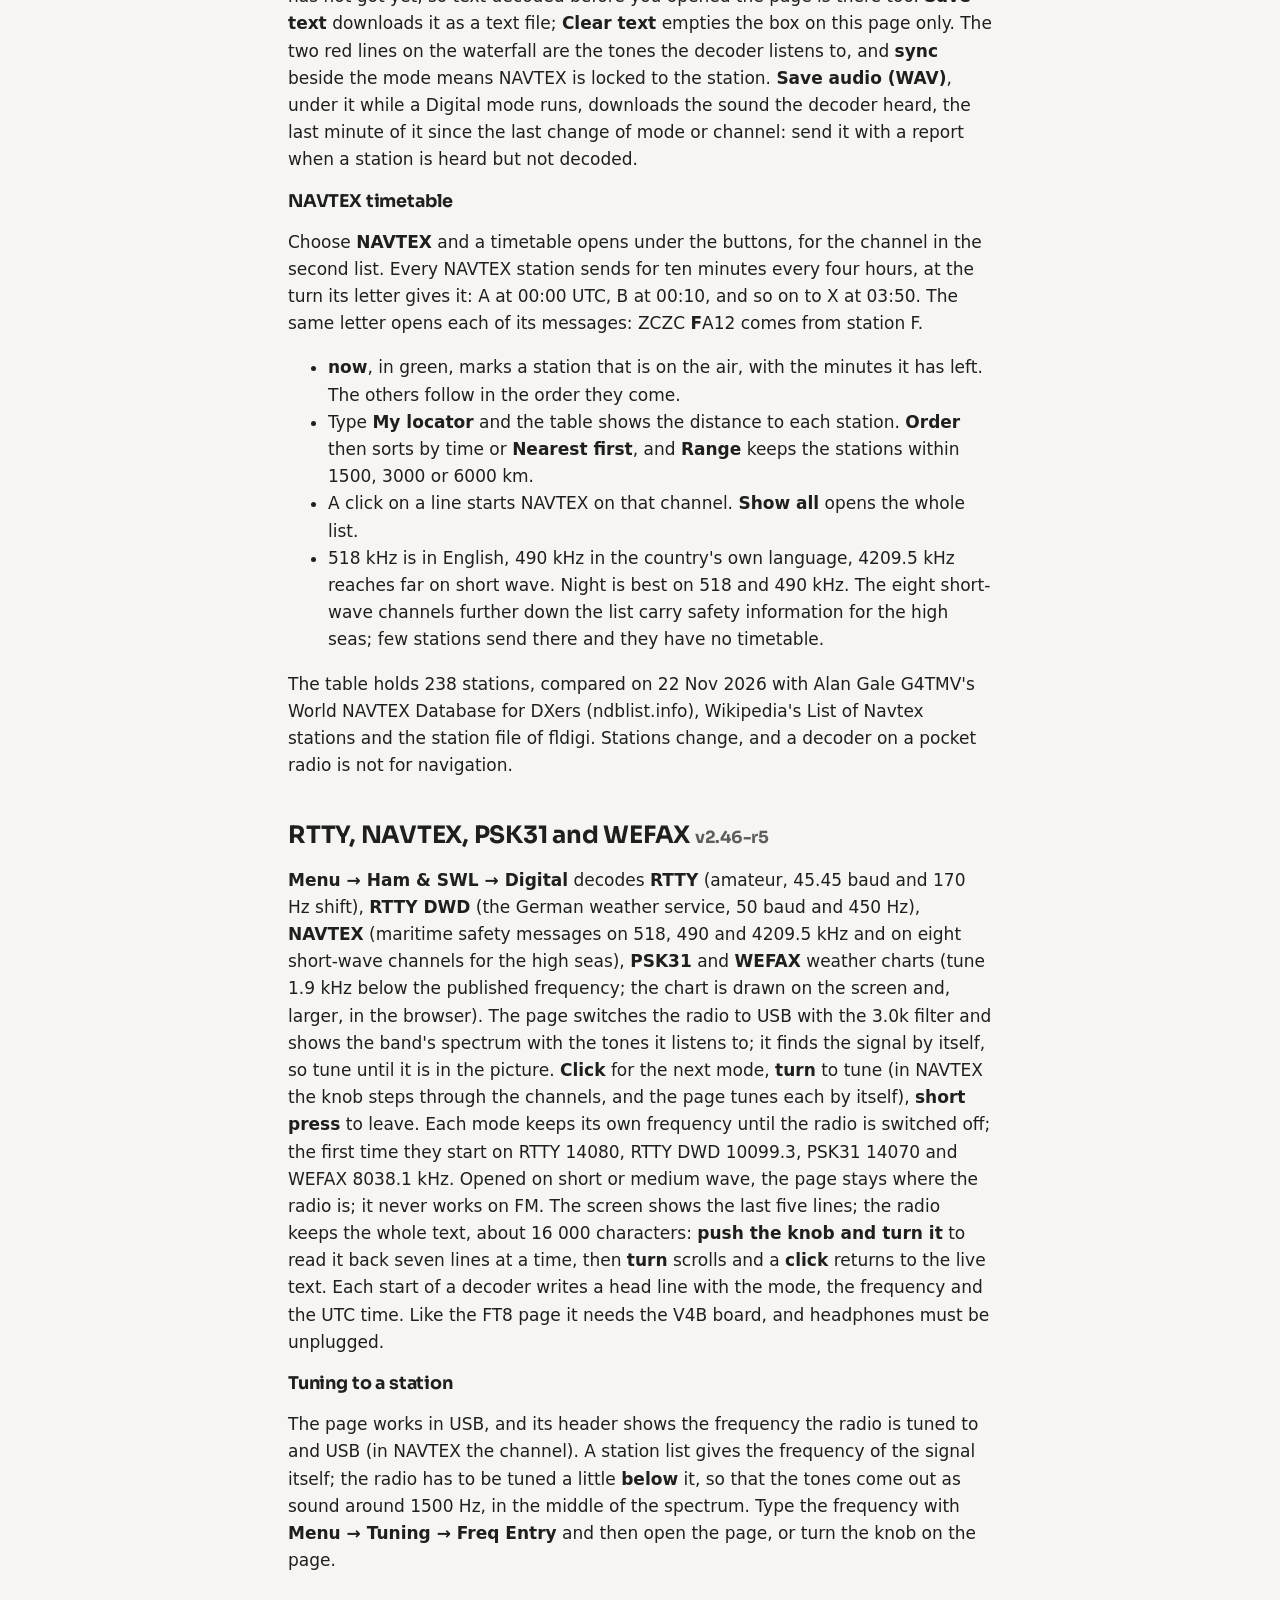
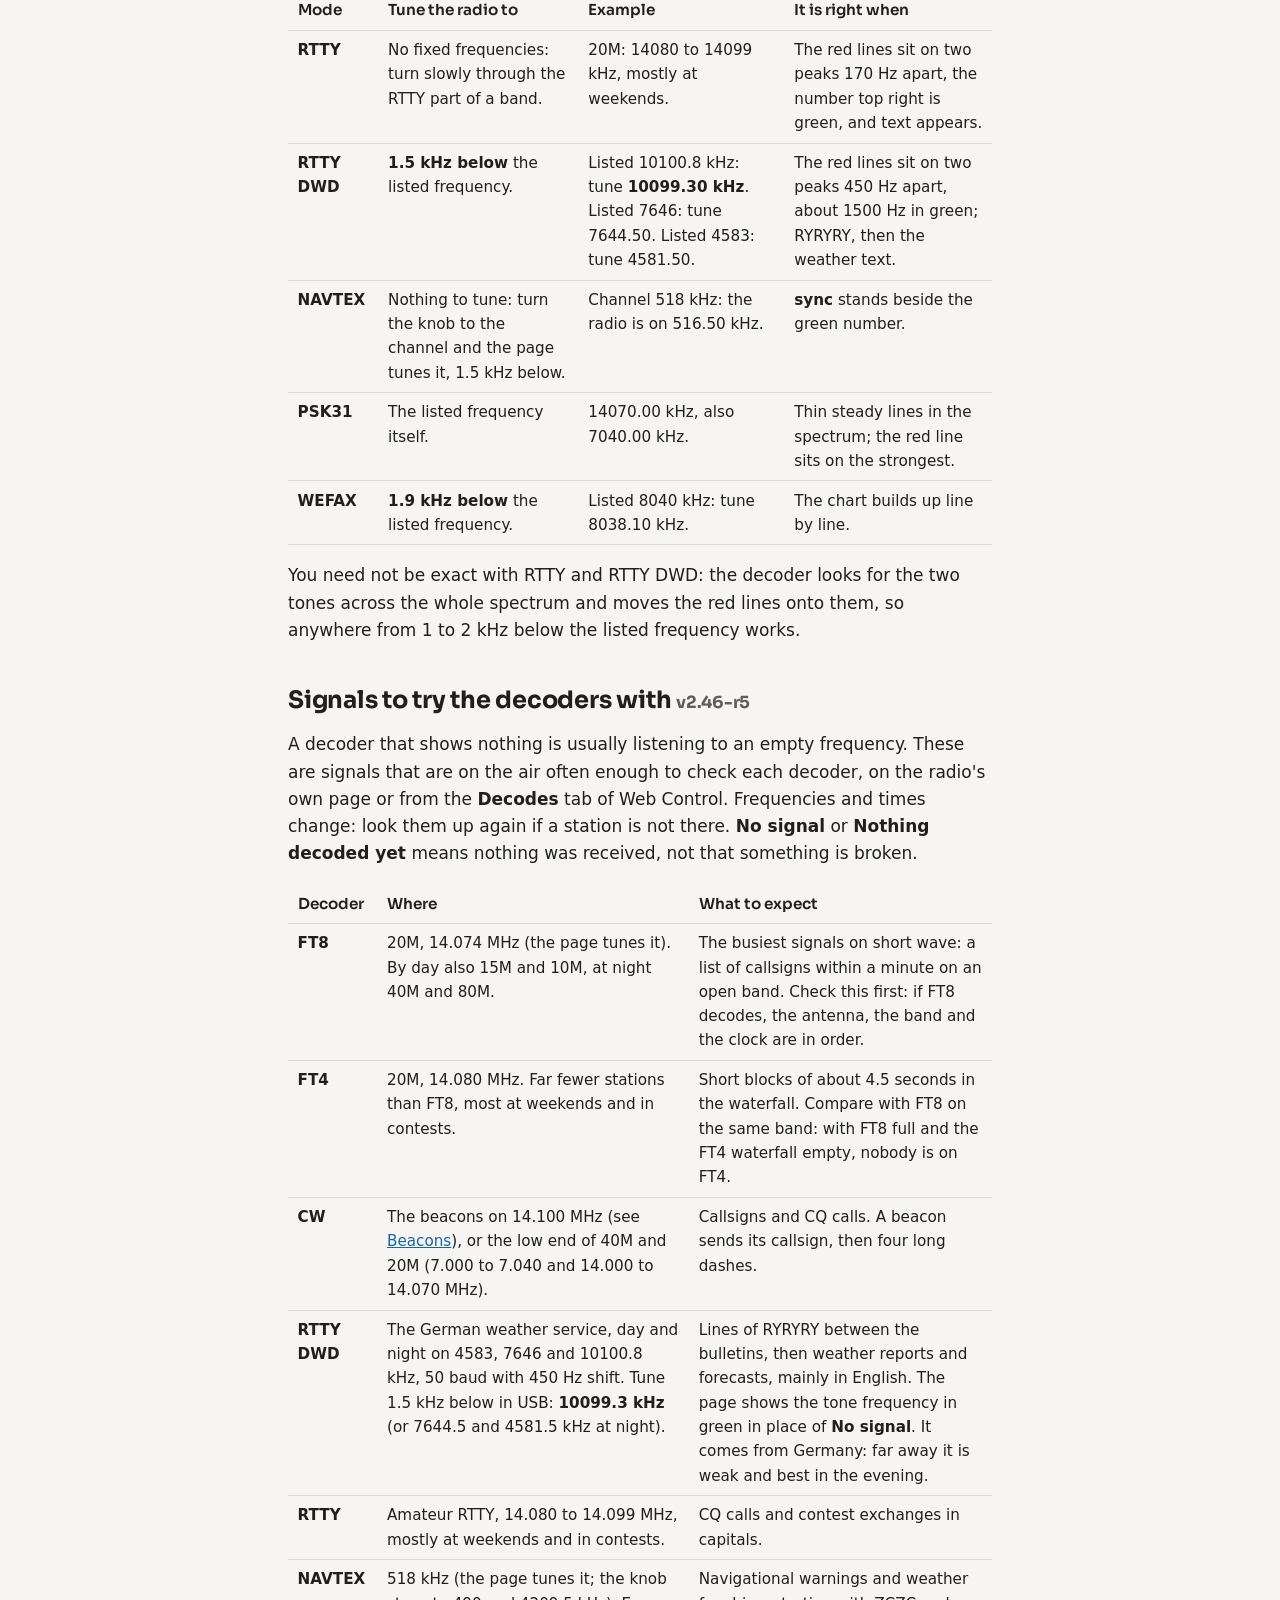
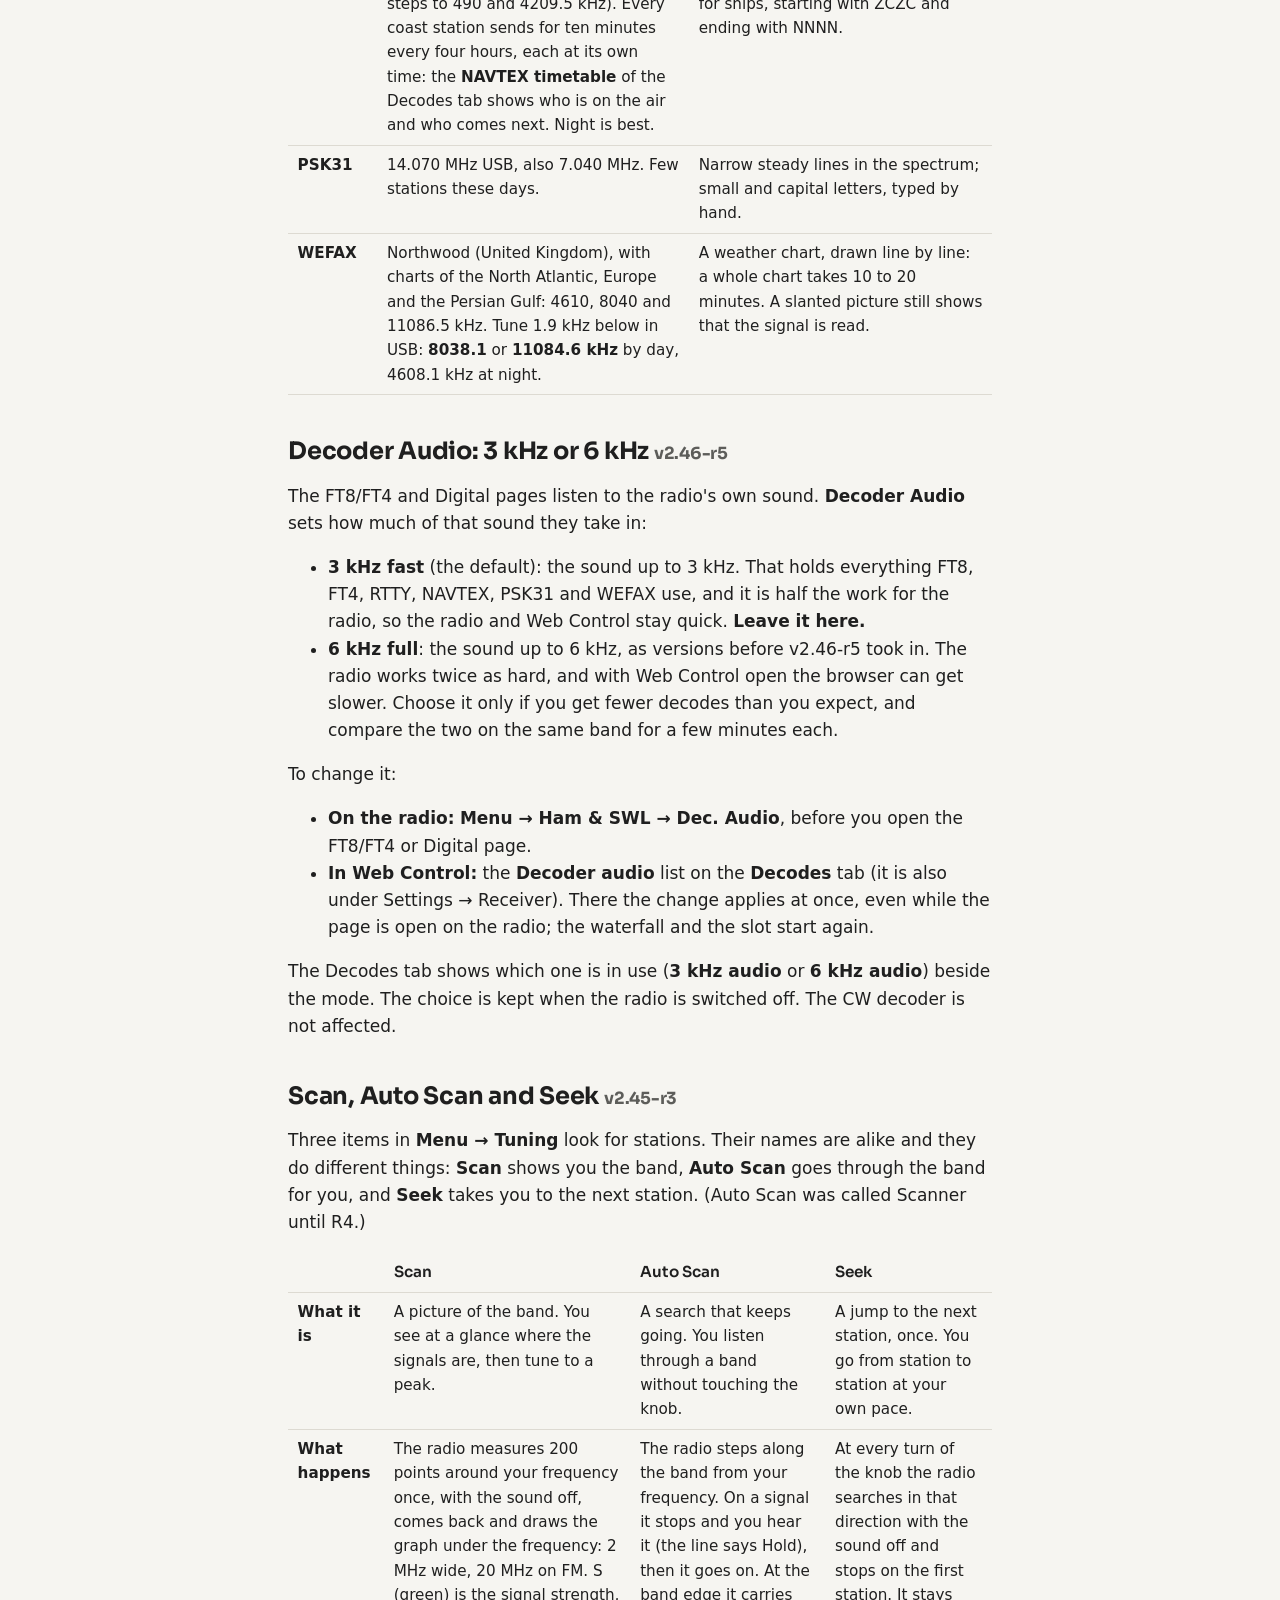
<file: website/manual/index.html>
<!DOCTYPE html>
<html lang="en">
<head>
  <meta charset="utf-8">
  <meta name="viewport" content="width=device-width, initial-scale=1">
  <title>ATS Mini V4 User Manual · RESONIK Firmware</title>
  <meta name="description" content="How to use RESONIK on the ATS Mini: the menu, CW mode, band plan, clock, beacons, memory scan, logger, propagation, EiBi and CAT control.">
  <link rel="canonical" href="https://resonik.mikroutik.com/manual/">
  <meta name="theme-color" content="#141414">
  <link rel="icon" href="../favicon.svg" type="image/svg+xml">
  <link rel="alternate icon" href="../favicon.ico">
  <link rel="stylesheet" href="../site.css">
  <style>
    .doc { max-width: 46rem; }
    .doc h2 { margin-top: 2.6rem; font-size: 1.5rem; }
    .doc table { border-collapse: collapse; width: 100%; margin: .8rem 0; font-size: .95rem; }
    .doc th, .doc td { text-align: left; padding: .45rem .6rem; border-bottom: 1px solid var(--line); vertical-align: top; }
    .doc th { font-family: "Sora", var(--sans); font-weight: 600; }
    .sw { display: inline-block; width: 26px; height: 6px; border-radius: 3px; vertical-align: middle; margin-right: .4rem; box-shadow: 0 0 0 1px rgba(0,0,0,.15); }
    .toc { columns: 2; padding-left: 1.2rem; }
    @media (max-width: 520px) { .toc { columns: 1; } }
  </style>
</head>
<body>
  <header class="bar">
    <div class="wrap bar-in">
      <a class="logo" href="../" aria-label="RESONIK home">
        <svg class="sym" viewBox="0 0 80 66" aria-hidden="true">
          <rect x="0" y="55" width="8" height="11" rx="3" fill="currentColor"/><rect x="12" y="49.5" width="8" height="16.5" rx="3" fill="currentColor"/><rect x="24" y="38.5" width="8" height="27.5" rx="3" fill="currentColor"/><rect x="36" y="0" width="8" height="66" rx="3" fill="#1C7ED6"/><rect x="48" y="38.5" width="8" height="27.5" rx="3" fill="currentColor"/><rect x="60" y="49.5" width="8" height="16.5" rx="3" fill="currentColor"/><rect x="72" y="55" width="8" height="11" rx="3" fill="currentColor"/>
        </svg>
        <span class="word">RESONIK</span>
      </a>
      <nav aria-label="Sections">
        <a href="../#install">Install</a>
        <a href="../#features">Features</a>
        <a href="./">Manual</a>
        <a href="../hardware/">Hardware</a>
        <a href="https://github.com/ep3mhb/resonik-ats-mini" rel="noopener">GitHub</a>
      </nav>
    </div>
  </header>

  <main>
    <section>
      <div class="wrap doc">
        <p class="kicker" style="color:var(--muted)">Manual · firmware v2.46-r5</p>
        <h1 style="font-size:2.2rem;margin:.3rem 0 1rem">Using the RESONIK additions</h1>
        <p><a href="resonik-manual-en.pdf"><b>Full user manual (PDF, A4)</b></a> · <a href="resonik-manual-fa.pdf" lang="fa" dir="rtl">راهنمای کاربری فارسی (PDF، A4)</a> · <a href="resonik-manual-ar.pdf" lang="ar" dir="rtl">دليل المستخدم بالعربية (PDF، A4)</a></p>
        <p class="lead">This page covers what RESONIK adds. Everything else — bands, modes, memories, seek and scan, EiBi schedules, RDS, Wi-Fi and Bluetooth — works as in the official firmware and is described in the <a href="https://esp32-si4732.github.io/ats-mini/manual.html" rel="noopener">ats-mini user manual</a>.</p>
        <p>The basics: rotate the encoder to tune. A <b>click</b> (under half a second) opens the <b>Menu</b> and selects; a <b>short press</b> (over half a second) opens the volume, or does the item's second action; a <b>long press</b> (two seconds) turns the display off and on. Menu paths on this page are for the tile menu, the default from v2.45-r2; see <a href="#tiles">The menu</a> for where each item sits, and for the classic menu.</p>
        <ul class="toc">
          <li><a href="#cw">CW mode</a></li>
          <li><a href="#bandplan">Band plan</a></li>
          <li><a href="#clock">Time zone and dual clock</a></li>
          <li><a href="#sync">Setting the clock</a></li>
          <li><a href="#battery">Battery time</a></li>
          <li><a href="#att">Automatic attenuation</a></li>
          <li><a href="#tiles">The menu</a> <small>r2</small></li>
          <li><a href="#beacons">Beacons <small>r2</small></a></li>
          <li><a href="#memscan">Memory scan <small>r2</small></a></li>
          <li><a href="#logger">Signal logger <small>r2</small></a></li>
          <li><a href="#propagation">Propagation <small>r2</small></a></li>
          <li><a href="#eibi">EiBi schedules <small>r2</small></a></li>
          <li><a href="#cat">CAT control <small>r2</small></a></li>
          <li><a href="#ft8">FT8 and FT4 decoder <small>r3</small></a></li>
          <li><a href="#cwdec">CW decoder <small>r3</small></a></li>
          <li><a href="#wizard">Setup at first start <small>r5</small></a></li>
          <li><a href="#bandview">Freq Entry, Band View and Auto-Store <small>r5</small></a></li>
          <li><a href="#decodes">Decodes in the browser <small>r5</small></a></li>
          <li><a href="#digital">RTTY, NAVTEX, PSK31 and WEFAX <small>r5</small></a></li>
          <li><a href="#try">Signals to try the decoders with <small>r5</small></a></li>
          <li><a href="#decaudio">Decoder Audio: 3 kHz or 6 kHz <small>r5</small></a></li>
          <li><a href="#scanner">Scan, Auto Scan and Seek <small>r3</small></a></li>
          <li><a href="#lock">Frequency lock and CPU speed <small>r3</small></a></li>
          <li><a href="#encaccel">Knob speed-up: Enc. Accel. <small>r5</small></a></li>
          <li><a href="#btpower">Bluetooth power: BT Power <small>r5</small></a></li>
          <li><a href="#capacitor">Antenna capacitor: Capacitor <small>r5</small></a></li>
          <li><a href="#wifi">Wi-Fi on the radio <small>r4</small></a></li>
          <li><a href="#control">Web Control <small>r4</small></a></li>
          <li><a href="#update">Updates</a></li>
          <li><a href="#learn">Learning the digital modes <small>r5</small></a></li>
        </ul>

        <h2 id="cw">CW mode</h2>
        <p>Choose <span class="ui">Menu → Tuning → Mode → CW</span> (it follows AM). The display shows the frequency of the CW signal itself, the way a CW transceiver does: tune until the frequency matches a spot or a schedule and the tone is in the middle of the filter.</p>
        <table>
          <tr><th>Bandwidth</th><th>Tone</th><th>Use</th></tr>
          <tr><td>0.5k (default)</td><td>500 Hz</td><td>Crowded bands, weak signals</td></tr>
          <tr><td>1.0k</td><td>1000 Hz</td><td>Finding signals, faster tuning</td></tr>
          <tr><td>1.2k and wider</td><td>700 Hz</td><td>Listening around the band</td></tr>
        </table>
        <p>The step starts at 10 Hz; change it in <span class="ui">Menu → Tuning → Step</span>. CW uses the USB calibration value of the band (<span class="ui">Menu → Ham &amp; SWL → Calibration</span>).</p>

        <h2 id="bandplan">Band plan</h2>
        <p>On the amateur bands from 160 to 10 m, a coloured strip under the tuning scale shows the IARU Region 1 band plan, and the segment you are in is named next to the pointer.</p>
        <table>
          <tr><th>Colour</th><th>Segment</th></tr>
          <tr><td><span class="sw" style="background:#00ffff"></span>Cyan</td><td>CW only</td></tr>
          <tr><td><span class="sw" style="background:#ffff00"></span>Yellow</td><td>Narrow modes: CW and digital (FT8, PSK, RTTY…)</td></tr>
          <tr><td><span class="sw" style="background:#ff0000"></span>Red</td><td>International beacons (NCDXF/IARU)</td></tr>
          <tr><td><span class="sw" style="background:#00ff00"></span>Green</td><td>All modes, including SSB phone</td></tr>
          <tr><td><span class="sw" style="background:#a0a0a0"></span>Grey</td><td>Satellite and FM (10 m)</td></tr>
        </table>
        <p><span class="ui">Menu → Ham &amp; SWL → Band Plan</span>:</p>
        <ul>
          <li><b>Off</b> — no strip.</li>
          <li><b>Scale</b> — the strip and segment name only.</li>
          <li><b>Auto</b> (default) — tuning into a segment also sets the mode, filter and step for it: CW with a narrow filter in the CW part, USB for digital and beacons, LSB below 10 MHz and USB above in the phone part. A short message confirms it. If you then change the mode yourself, your choice stays until you leave the segment. In AM it switches only when you tune into an amateur band from outside; AM chosen by hand inside a band stays.</li>
        </ul>
        <p><span class="ui">Menu → Ham &amp; SWL → Plan Area</span> <small>r3</small> chooses which plan is drawn:</p>
        <table>
          <tr><th>Plan Area</th><th>What it shows</th></tr>
          <tr><td>All regions</td><td>Every region's bands: the Region 1 details where Region 1 has the band, the wider Region 2 and 3 parts beyond it (80 m up to 4000 kHz, 40 m up to 7300 kHz)</td></tr>
          <tr><td>Region 1</td><td>Europe, Africa, the Middle East (the default)</td></tr>
          <tr><td>Region 2</td><td>The Americas: 160 m from 1800, 80 m to 4000, 40 m to 7300 kHz, US 60 m channels</td></tr>
          <tr><td>Region 3</td><td>Asia and the Pacific: 160 m from 1800, 80 m to 3900, 40 m to 7300 kHz</td></tr>
          <tr><td>Iran (EP)</td><td>Region 1 without 160, 80 and 30 m, which the national table does not allocate</td></tr>
          <tr><td>UAE (A6)</td><td>Region 1 with 160 m limited to 1810–1850 kHz</td></tr>
        </table>
        <p>Parts a country does not allow are drawn dark grey and named <b>NOT ALLOWED</b>.</p>
        <p class="hint">The Region 2 and 3 plans are simplified guidance. National allocations differ; check your own licence before transmitting with another radio.</p>

        <h2 id="clock">Time zone and dual clock</h2>
        <p><span class="ui">Menu → System → Time Zone</span> lists UTC first, then every UTC offset with named places beside it — Dubai and Muscat next to UTC+4, London, Berlin/Paris, New York, Sydney and others. Named places change to summer time and back automatically. A previous offset setting is carried over.</p>
        <p>When the zone is not UTC, the time line in the info box alternates every few seconds between local date and time and <b>UTC:</b> time — the time used by schedules, logs and beacon timetables. <b>Time: --:--</b> means the clock is not set yet.</p>
        <p><span class="ui">Menu → System → Date/Time</span> shows the running time in UTC. Rotate to change a value, click for the next field, and short-press (over half a second) to save. Leaving without a change leaves the clock alone.</p>

        <h2 id="sync">Setting the clock</h2>
        <p>The radio has no clock battery, so the time is lost when it is switched off. To have it set automatically at every power-on:</p>
        <ol>
          <li>Add your Wi-Fi network (see the <a href="https://esp32-si4732.github.io/ats-mini/manual.html" rel="noopener">ats-mini manual</a>, Wi-Fi).</li>
          <li>Set <span class="ui">Menu → System → Wi-Fi → Sync Only</span>. The radio connects, sets the time and switches Wi-Fi off again to save battery. (Connect mode also sets the time, and stays connected.)</li>
        </ol>
        <p>Messages: <b>Time synchronized</b> (internet time server), <b>Time set from web</b> (the network blocks time servers; the time was read from a web server instead), or <b>Time sync failed</b> with a second line giving the reason — show it to whoever looks after your network. Without Wi-Fi, an FM station sending RDS time also sets the clock, or use the web settings page: <i>Use Browser Date/Time</i> copies your phone's or computer's time and time zone.</p>

        <h2 id="battery">Battery time</h2>
        <p>On battery, the voltage at the top right alternates with an estimate of the listening time left, for example <b>~8h20</b>. The <b>~</b> means a typical consumption is assumed; after about ten minutes the radio uses its own measured drain and the <b>~</b> disappears. Screen brightness, volume and Wi-Fi all change the result. On USB power the charging symbol is shown instead.</p>
        <p><span class="ui">Menu → Display → Battery</span> (v2.46-r5) chooses what is shown beside the battery icon: <b>Volts + time</b> (as above), <b>Volts</b>, <b>Percent</b> or <b>Icon only</b>.</p>

        <h2 id="att">Automatic attenuation</h2>
        <p>In AM with <span class="ui">Menu → Audio → AGC/ATTN</span> set to <b>On</b>, a very strong signal — a local medium-wave station, a big broadcaster at night — can overload the receiver and cause distortion and stations that should not be there. The radio now adds attenuation in steps when that happens and removes it again on weaker stations. The info box shows <b>Att: A12</b> while it is active (A for automatic). Turn it off in <span class="ui">Menu → Audio → Auto Att.</span>, or set AGC/ATTN by hand, which always takes over.</p>

        <h2 id="tiles">The menu <small style="font-size:.7em;color:var(--muted)">v2.45-r2</small></h2>
        <p>A click opens the menu on six categories of large tiles. Turn the encoder to move the highlight and click to open a category. Inside, the first tile is <b>Back</b>; a category with more than five items has a second page (the dots at the bottom show which page you are on). A <b>short press</b> closes the menu from anywhere.</p>
        <p>Listening controls such as Band, Mode, Step or Volume open their list as before; after your choice the menu closes, so the encoder tunes straight away. Settings open full screen as a list of values, or a number with a bar; a click keeps the value and returns to the category.</p>
        <table>
          <tr><th>Category</th><th>Items</th></tr>
          <tr><td>Tuning</td><td>Band, Mode, Bandwidth, Freq Lock, FM Region, RDS, Scan, Auto Scan, Seek, Step, VFO A/B, Freq Entry, Band View, Capacitor</td></tr>
          <tr><td>Audio</td><td>Volume, AGC/ATTN, Auto Att., AVC, FM Stereo, SoftMute, Squelch</td></tr>
          <tr><td>Memory</td><td>Memory, Logger, Mem Scan, Auto-Store</td></tr>
          <tr><td>Ham &amp; SWL</td><td>Band Plan, Beacons, Calibration, CW Decoder, CW Strip, FT8/FT4, Digital, Dec. Audio, Load EiBi, Plan Area, Propagation</td></tr>
          <tr><td>Display</td><td>Brightness, Menu Style, Scroll Dir., Sleep Mode, Sleep Timer, Theme, UI Layout, Zoom Menu, Battery</td></tr>
          <tr><td>System</td><td>About, Bluetooth, Date/Time, DSP Patches, Knob, Off Timer, TCP Port, Time Zone, Update FW, USB Port, Wi-Fi, CPU, Upd. Notice, Enc. Accel.</td></tr>
        </table>
        <p><span class="ui">Menu → System → Knob</span>: <b>20 clicks</b> or <b>30 clicks</b> per turn, for the two kinds of encoder fitted to these radios. If the knob skips a step, or needs two clicks for one, choose the other value (the web page calls it Half-step Encoder).</p>
        <p>From v2.46-r5 there are three more: <a href="#encaccel">Enc. Accel.</a> in System (the knob speeds up when turned quickly), <a href="#btpower">BT Power</a> in System (the Bluetooth transmit power) and <a href="#capacitor">Capacitor</a> in Tuning (the antenna capacitor on medium wave). Each has its own section below.</p>
        <p><span class="ui">Menu → Display → Menu Style → Classic</span> brings back the small list menu of the official firmware. From v2.45-r4 it has the same six groups as the tiles: choose a group and click; the first row of each group is <b>&lt; Back</b>, and the box title names the group. After a setting is changed the menu returns to its group. <b>Tiles</b> switches back.</p>

        <h2 id="beacons">Beacons <small style="font-size:.7em;color:var(--muted)">v2.45-r2</small></h2>
        <p>Eighteen beacons of the NCDXF/IARU International Beacon Project take turns on 14100, 18110, 21150, 24930 and 28200 kHz, ten seconds each, and repeat every three minutes. Each sends its callsign in CW and then four dashes at 100 W, 10 W, 1 W and 0.1 W, so how many dashes you hear tells you how good the path is.</p>
        <p>Tune to one of the five frequencies (CW or USB): the station line shows the beacon on the air now and the seconds left, for example <b>Beacon 4S7B Sri Lanka 6s</b>. The clock must be set.</p>
        <p><span class="ui">Menu → Ham &amp; SWL → Beacons</span> and a callsign makes the radio <b>follow</b> that beacon: it changes band every ten seconds as the beacon moves from 20 m to 10 m. A beacon is on the air for 50 seconds of every three minutes; while it is silent the radio waits on 14.100 MHz in CW, where the next run begins (v2.46-r5: it goes there as soon as following starts, so you see at once that it has begun, and the beacon's first slot is heard in full). Following ends when you tune by hand, choose another band or switch to FM (from v2.46-r5 also while the radio is waiting for the beacon), and the radio stays where you went. Choosing <b>Off</b> or <b>Names only</b> in the list, or <b>Stop</b> in Web Control, ends it too and takes the radio back to the band, frequency and mode it was on before following began (v2.46-r5). In Web Control, the top of the <b>Beacons</b> tab has <b>Follow a beacon</b>: choose the beacon, press <b>Start</b>, and <b>Stop</b> to end it. The line beside the buttons says which beacon is being followed, the frequency it is on now or the seconds to its next turn, and why following did not start or ended (the clock is not set, you tuned away). Tapping a beacon on the map starts it too.</p>
        <p>The first two choices of the list (v2.45-r4): <b>Off</b> also hides the beacon names, and <b>Names only</b> names the beacon on the air without following one. The choice is kept across restarts. The Web Control page has a live world map of the beacons (<a href="#control">Web Control</a>).</p>

        <h2 id="memscan">Memory scan <small style="font-size:.7em;color:var(--muted)">v2.45-r2</small></h2>
        <p><span class="ui">Menu → Memory → Mem Scan</span> steps through the stored memories (at least two) and holds on any with a signal; it carries on four seconds after the signal goes. A signal means the mode's squelch level if you have set one, otherwise an SNR of 6 dB or more. Rotate the encoder or click to stop: the radio stays on that memory.</p>

        <h2 id="logger">Signal logger <small style="font-size:.7em;color:var(--muted)">v2.45-r2</small></h2>
        <p><span class="ui">Menu → Memory → Logger</span> writes a line every 10 seconds, minute or five minutes: UTC time, frequency, mode, band, signal strength (dBµV), SNR (dB) and the station name. Leave the radio on a frequency overnight to see when a path opens and closes.</p>
        <p>On the radio's web pages, <b>Log</b> has it all in one place (v2.46-r5): the logger's interval or Off, how full the file is, its latest 50 lines (newest first), <b>Download (CSV)</b> to open it in a spreadsheet, and <b>Delete log</b>. On the radio, <b>Clear log</b> in the same menu (click to confirm) deletes it. Logging stops by itself at 1 MB.</p>

        <h2 id="propagation">Propagation <small style="font-size:.7em;color:var(--muted)">v2.45-r2</small></h2>
        <p><span class="ui">Menu → Ham &amp; SWL → Propagation</span> shows the solar flux (SFI), sunspot number, A and K index, X-ray level and the day and night conditions for 80–40, 30–20, 17–15 and 12–10 m, as published by N0NBH on hamqsl.com. The data is fetched whenever Wi-Fi is up — including the time Sync at power-on — and at most every 15 minutes. Higher SFI and low K mean better conditions on the higher bands.</p>

        <h2 id="eibi">EiBi schedules <small style="font-size:.7em;color:var(--muted)">v2.45-r2</small></h2>
        <p><span class="ui">Menu → Ham &amp; SWL → Load EiBi</span> now loads the season's schedule with its days of the week, so a station that is on air only at weekends is shown only then, and adds the language and target area after the name, for example <b>BBC World Service [E &gt; ME]</b> (English, to the Middle East). After updating from v2.45-r1, load the schedule once more.</p>

        <h2 id="cat">CAT control <small style="font-size:.7em;color:var(--muted)">v2.45-r2</small></h2>
        <p><span class="ui">Menu → System → USB Port → CAT TS-480</span> makes the radio answer Kenwood TS-480 commands on its USB port, so programs can read and set frequency and mode and read the S-meter. In the program choose <b>Kenwood TS-480</b> (Hamlib rig 2028) on the radio's serial port, with split and CAT PTT off; the speed setting does not matter. Transmit commands are refused: this is a receiver. Switch back to <b>Ad hoc</b> for the ats-mini remote tools and screenshots.</p>
        <p>From v2.46-r5 the choice is called <b>CAT TS-480</b> (it was CAT) and is also on two more ports: <span class="ui">TCP Port → CAT TS-480</span> for a program on the same Wi-Fi network (the radio's address, port 60000), and <span class="ui">Bluetooth → CAT TS-480</span>, both in the same System group. New with it are VFO A and B, squelch, steps up and down and automatic status reports; the CW mode is mode 3, as on the TS-480. A program that asks for the frequency every second does not stop a seek or a scan; its answers come when the seek ends.</p>
        <h3>An example: flrig</h3>
        <p>flrig is a free rig-control program for macOS, Windows and Linux, from w1hkj.org; this was tested with version 2.0.12 on a Mac.</p>
        <ol>
          <li>On the radio choose <span class="ui">USB Port → CAT TS-480</span> and plug in the cable.</li>
          <li>In flrig open <b>Config → Setup → Xcvr</b>. Rig: <b>TS-480SAT</b>. Port: the radio's serial port; on a Mac its name begins with <b>/dev/cu.usbmodem</b>. Baud: any, for example 115200. Leave <b>RTS/CTS</b>, <b>RTS +12 v</b> and <b>DTR +12 v</b> unticked, and press <b>Init</b>.</li>
          <li>Under <b>Poll</b> tick <b>S-mtr</b>, or flrig's S-meter stays empty.</li>
          <li>Under <b>Restore</b> untick the boxes if the radio should keep what you set from the program. With them ticked, flrig puts the radio back as it found it when it quits.</li>
        </ol>
        <p><b>Over Wi-Fi</b> instead of the cable: on the radio <span class="ui">TCP Port → CAT TS-480</span>; in flrig <b>Config → Setup → TCPIP &amp; TCI</b> enter the radio's address and port 60000 and tick <b>Use tcpip</b>. One program at a time can be connected; Web Control can be open in a browser as well.</p>
        <p><b>What you will see</b></p>
        <ul>
          <li>The program follows the knob, and sets frequency, mode and volume; Tune and transmit do nothing. flrig's volume is in percent: 50 there is 31 on the radio's scale of 63.</li>
          <li>flrig shows nothing above 99.999 MHz, because a TS-480 ends at 60 MHz: the upper FM band and memories there are not shown. The radio itself works as usual. Other programs may stop at 60 MHz.</li>
          <li>During Seek and Scan the program stands still: the radio answers when the search is over. Auto Scan and Mem Scan are followed as they go.</li>
          <li>A program connected over Wi-Fi keeps Wi-Fi on while the FT8, CW or Digital page is open, and follows the frequency the page tunes to.</li>
          <li>Quitting the program leaves the radio as it is. If the cable is pulled while flrig runs, flrig stops answering: quit and reopen it.</li>
        </ul>

        <h2 id="ft8">FT8 and FT4 decoder <small style="font-size:.7em;color:var(--muted)">v2.45-r3</small></h2>
        <p><span class="ui">Menu → Ham &amp; SWL → FT8/FT4</span> opens a full-screen page that decodes FT8 from the radio's own audio. It tunes the FT8 frequency of the band you are on (or 40 m) in USB with the 3.0 kHz filter. Under the header a waterfall scrolls; after each 15 second slot the messages appear with signal report (dB), audio frequency (Hz) and text, CQ calls in green.</p>
        <ul>
          <li><b>Turn</b> the encoder to change band: 160, 80, 40, 30, 20, 17, 15, 12 and 10 m, then the FT4 frequencies of 80 to 10 m (FT4 in yellow, 7.5 second slots).</li>
          <li><b>Click</b> clears the list; a <b>short press</b> leaves and puts the radio back exactly as it was.</li>
          <li>With the clock set (Wi-Fi time sync) it decodes from the first slot. <b>Without a clock it still decodes</b>: the header says <b>No clock: syncing</b> while it finds the slot timing from the stations it hears, usually within a minute or two, then <b>Synced to band</b>.</li>
          <li>The page takes in the radio's sound up to 3 kHz, which is all FT8 and FT4 use; see <a href="#decaudio">Decoder Audio</a> for the 6 kHz choice.</li>
          <li>Bottom left, <b>In</b> is the audio level reaching the decoder (10 to 150 is fine), and <b>Last</b> the number of messages in the last slot.</li>
        </ul>
        <p>The page pauses Wi-Fi while it is open. It needs the <b>V4B</b> board, which wires the speaker line to the processor (<a href="../hardware/#versions">which board do I have?</a>); on other boards it shows <b>No audio on the decoder input</b>. On boards that take the audio after the speaker amplifier the speaker stays on (<b>Spk</b> next to the level).</p>
        <p class="hint">FT8 signals are often 15 to 20 dB below the noise. An indoor whip hears few of them: a window, a balcony or a few metres of wire on the antenna make a big difference, and so does keeping chargers and LED lamps away.</p>

        <h2 id="cwdec">CW decoder <small style="font-size:.7em;color:var(--muted)">v2.45-r3</small></h2>
        <p><span class="ui">Menu → Ham &amp; SWL → CW Decoder</span> turns Morse into text on a full-screen page, with the speed (WPM), tone, a level bar and a key indicator. Tune so the tone sits at the pitch of the CW filter; <b>turn</b> to tune, <b>click</b> to clear the text, <b>short press</b> to leave. The speed follows the sender by itself from about 5 to 40 WPM. Static crashes and clicks are ignored; letters it cannot read are shown as <b>*</b>. While the page is open the radio plays at least at a fixed level, so the decoder hears the same whatever the volume; it is never quieter than your own volume (v2.46-r4).</p>
        <p><span class="ui">Menu → Ham &amp; SWL → CW Strip → On</span> shows the decoded text along the bottom of the normal screen while in CW mode. Like the FT8 page it needs the V4B board, and it works while Wi-Fi is off.</p>

        <h2 id="wizard">Setup at first start <small style="font-size:.7em;color:var(--muted)">v2.46-r5</small></h2>
        <p>A newly installed radio, or one after a factory reset, asks four things in turn: the <b>time zone</b>, the <b>knob</b> (20 or 30 clicks per turn), the <b>band plan</b> for your licence, and whether to set up <b>Wi-Fi</b> now. <b>Turn</b> to choose, <b>click</b> for the next, <b>short press</b> to skip. Everything can be changed later in the menu. To see it again, do a factory reset: switch the radio off, hold the knob pressed, switch it on and keep holding until <b>Resetting Preferences</b> shows. The reset erases the settings, memories, Wi-Fi networks and the files on the radio (schedule, signal log, start picture, DSP patches); save a backup first on the <b>Config</b> web page and restore it afterwards.</p>

        <h2 id="bandview">Freq Entry, Band View and Auto-Store <small style="font-size:.7em;color:var(--muted)">v2.46-r5</small></h2>
        <p><span class="ui">Menu → Tuning → Freq Entry</span> is a number pad to go straight to a frequency. Turn the knob to move over the keys and click to press one: type the number, then <b>kHz</b> or <b>MHz</b>. So 14074 and kHz, or 14.074 and MHz, both tune 14.074 MHz. When the frequency is outside the band you are on, the radio changes band, and goes to or from FM as needed. <b>Del</b> removes the last digit, <b>Clear</b> all of them, and <b>Back</b> or a short press leaves without tuning. It takes 150 kHz to 30 MHz and 64 to 108 MHz.</p>
        <p><span class="ui">Menu → Tuning → Band View</span> sweeps 160 frequencies around the one you are on, again and again. The top of the page is the sweep in progress as bars, filled in from the left as it goes, with the sweep before it dimmer ahead of it; under it the finished sweeps form a waterfall, the newest on top. Weak signals are blue, strong ones yellow. The line under the title gives the frequencies the view starts and ends at; the title line gives the frequency under the cursor. The sound is off meanwhile. A sweep takes some seconds, since the receiver has to settle on every frequency. <b>Turn</b> to move the cursor, <b>click</b> to tune there, <b>short press</b> to leave. In Web Control, <b>Band View</b> in the Band scope box starts the same on the radio and shows it in the browser; click a peak to tune there, which ends it, or press <b>Stop</b>. <span class="ui">Menu → Memory → Auto-Store</span> sweeps once and puts the strongest stations in free memory slots, named <b>Auto</b>; stations already stored are skipped.</p>

        <h2 id="decodes">Decodes in the browser <small style="font-size:.7em;color:var(--muted)">v2.46-r5</small></h2>
        <p>Open <b>Web Control</b> and its <b>Decodes</b> tab, then the FT8/FT4, CW Decoder or Digital page on the radio: Wi-Fi stays on while Web Control is open. The tab shows the band as a waterfall, every FT8 and FT4 message with the station's country and flag, a map of the stations that sent a locator (type your own locator to see lines from you), the text of CW, and the whole text of RTTY, NAVTEX and PSK31 in a box that scrolls. Type callsigns or countries in <b>DX alarm</b> to hear a tone when one is decoded; <b>Save log</b> downloads the list.</p>
        <p>The row <b>Decoder on the radio</b> starts and stops the decoders without touching the radio. Choose FT8 or FT4 and a band, or CW, RTTY, RTTY DWD, NAVTEX, PSK31 or WEFAX, and press <b>Start</b>. FT8 and FT4 go to the band you choose and NAVTEX to the channel you choose in the second list. For RTTY, RTTY DWD, PSK31 and WEFAX the second list holds frequencies where each is heard (the German weather service, Northwood, the RTTY and PSK31 parts of the bands), or <b>As tuned</b> to stay where the radio is; CW decodes where the radio is. While CW or a Digital mode runs, the row under the buttons shows the radio's frequency: <b>◀ ▶</b> act as the radio's knob (they tune, or step the NAVTEX channel) and <b>Tune</b> goes to the frequency you type, staying in USB. <b>Stop</b> closes the decoder and the radio goes back to where it was. The line beside the buttons says what is running.</p>

        <h3 id="wholetext">The whole text, and saving it</h3>
<p>For RTTY, NAVTEX and PSK31 the box under the waterfall holds the whole text the radio has decoded, with its line breaks, and follows it as it grows. Scroll up to read; it stays where you leave it. The browser fetches from the radio whatever it has not got yet, so text decoded before you opened the page is there too. <b>Save text</b> downloads it as a text file; <b>Clear text</b> empties the box on this page only. The two red lines on the waterfall are the tones the decoder listens to, and <b>sync</b> beside the mode means NAVTEX is locked to the station. <b>Save audio (WAV)</b>, under it while a Digital mode runs, downloads the sound the decoder heard, the last minute of it since the last change of mode or channel: send it with a report when a station is heard but not decoded.</p>
<h3 id="navtimes">NAVTEX timetable</h3>
<p>Choose <b>NAVTEX</b> and a timetable opens under the buttons, for the channel in the second list. Every NAVTEX station sends for ten minutes every four hours, at the turn its letter gives it: A at 00:00 UTC, B at 00:10, and so on to X at 03:50. The same letter opens each of its messages: ZCZC <b>F</b>A12 comes from station F.</p>
<ul>
<li><b>now</b>, in green, marks a station that is on the air, with the minutes it has left. The others follow in the order they come.</li>
<li>Type <b>My locator</b> and the table shows the distance to each station. <b>Order</b> then sorts by time or <b>Nearest first</b>, and <b>Range</b> keeps the stations within 1500, 3000 or 6000 km.</li>
<li>A click on a line starts NAVTEX on that channel. <b>Show all</b> opens the whole list.</li>
<li>518 kHz is in English, 490 kHz in the country's own language, 4209.5 kHz reaches far on short wave. Night is best on 518 and 490 kHz. The eight short-wave channels further down the list carry safety information for the high seas; few stations send there and they have no timetable.</li>
</ul>
<p>The table holds 238 stations, compared on 22 Nov 2026 with Alan Gale G4TMV's World NAVTEX Database for DXers (ndblist.info), Wikipedia's List of Navtex stations and the station file of fldigi. Stations change, and a decoder on a pocket radio is not for navigation.</p>
<h2 id="digital">RTTY, NAVTEX, PSK31 and WEFAX <small style="font-size:.7em;color:var(--muted)">v2.46-r5</small></h2>
        <p><span class="ui">Menu → Ham &amp; SWL → Digital</span> decodes <b>RTTY</b> (amateur, 45.45 baud and 170 Hz shift), <b>RTTY DWD</b> (the German weather service, 50 baud and 450 Hz), <b>NAVTEX</b> (maritime safety messages on 518, 490 and 4209.5 kHz and on eight short-wave channels for the high seas), <b>PSK31</b> and <b>WEFAX</b> weather charts (tune 1.9 kHz below the published frequency; the chart is drawn on the screen and, larger, in the browser). The page switches the radio to USB with the 3.0k filter and shows the band's spectrum with the tones it listens to; it finds the signal by itself, so tune until it is in the picture. <b>Click</b> for the next mode, <b>turn</b> to tune (in NAVTEX the knob steps through the channels, and the page tunes each by itself), <b>short press</b> to leave. Each mode keeps its own frequency until the radio is switched off; the first time they start on RTTY 14080, RTTY DWD 10099.3, PSK31 14070 and WEFAX 8038.1 kHz. Opened on short or medium wave, the page stays where the radio is; it never works on FM. The screen shows the last five lines; the radio keeps the whole text, about 16 000 characters: <b>push the knob and turn it</b> to read it back seven lines at a time, then <b>turn</b> scrolls and a <b>click</b> returns to the live text. Each start of a decoder writes a head line with the mode, the frequency and the UTC time. Like the FT8 page it needs the V4B board, and headphones must be unplugged.</p>
        <h3>Tuning to a station</h3>
        <p>The page works in USB, and its header shows the frequency the radio is tuned to and USB (in NAVTEX the channel). A station list gives the frequency of the signal itself; the radio has to be tuned a little <b>below</b> it, so that the tones come out as sound around 1500 Hz, in the middle of the spectrum. Type the frequency with <span class="ui">Menu → Tuning → Freq Entry</span> and then open the page, or turn the knob on the page.</p>
        <table>
          <tr><th>Mode</th><th>Tune the radio to</th><th>Example</th><th>It is right when</th></tr>
          <tr><td><b>RTTY</b></td><td>No fixed frequencies: turn slowly through the RTTY part of a band.</td><td>20M: 14080 to 14099 kHz, mostly at weekends.</td><td>The red lines sit on two peaks 170 Hz apart, the number top right is green, and text appears.</td></tr>
          <tr><td><b>RTTY DWD</b></td><td><b>1.5 kHz below</b> the listed frequency.</td><td>Listed 10100.8 kHz: tune <b>10099.30 kHz</b>. Listed 7646: tune 7644.50. Listed 4583: tune 4581.50.</td><td>The red lines sit on two peaks 450 Hz apart, about 1500 Hz in green; RYRYRY, then the weather text.</td></tr>
          <tr><td><b>NAVTEX</b></td><td>Nothing to tune: turn the knob to the channel and the page tunes it, 1.5 kHz below.</td><td>Channel 518 kHz: the radio is on 516.50 kHz.</td><td><b>sync</b> stands beside the green number.</td></tr>
          <tr><td><b>PSK31</b></td><td>The listed frequency itself.</td><td>14070.00 kHz, also 7040.00 kHz.</td><td>Thin steady lines in the spectrum; the red line sits on the strongest.</td></tr>
          <tr><td><b>WEFAX</b></td><td><b>1.9 kHz below</b> the listed frequency.</td><td>Listed 8040 kHz: tune 8038.10 kHz.</td><td>The chart builds up line by line.</td></tr>
        </table>
        <p>You need not be exact with RTTY and RTTY DWD: the decoder looks for the two tones across the whole spectrum and moves the red lines onto them, so anywhere from 1 to 2 kHz below the listed frequency works.</p>

        <h2 id="try">Signals to try the decoders with <small style="font-size:.7em;color:var(--muted)">v2.46-r5</small></h2>
        <p>A decoder that shows nothing is usually listening to an empty frequency. These are signals that are on the air often enough to check each decoder, on the radio's own page or from the <b>Decodes</b> tab of Web Control. Frequencies and times change: look them up again if a station is not there. <b>No signal</b> or <b>Nothing decoded yet</b> means nothing was received, not that something is broken.</p>
        <table>
          <tr><th>Decoder</th><th>Where</th><th>What to expect</th></tr>
          <tr><td><b>FT8</b></td><td>20M, 14.074 MHz (the page tunes it). By day also 15M and 10M, at night 40M and 80M.</td><td>The busiest signals on short wave: a list of callsigns within a minute on an open band. Check this first: if FT8 decodes, the antenna, the band and the clock are in order.</td></tr>
          <tr><td><b>FT4</b></td><td>20M, 14.080 MHz. Far fewer stations than FT8, most at weekends and in contests.</td><td>Short blocks of about 4.5 seconds in the waterfall. Compare with FT8 on the same band: with FT8 full and the FT4 waterfall empty, nobody is on FT4.</td></tr>
          <tr><td><b>CW</b></td><td>The beacons on 14.100 MHz (see <a href="#beacons">Beacons</a>), or the low end of 40M and 20M (7.000 to 7.040 and 14.000 to 14.070 MHz).</td><td>Callsigns and CQ calls. A beacon sends its callsign, then four long dashes.</td></tr>
          <tr><td><b>RTTY DWD</b></td><td>The German weather service, day and night on 4583, 7646 and 10100.8 kHz, 50 baud with 450 Hz shift. Tune 1.5 kHz below in USB: <b>10099.3 kHz</b> (or 7644.5 and 4581.5 kHz at night).</td><td>Lines of RYRYRY between the bulletins, then weather reports and forecasts, mainly in English. The page shows the tone frequency in green in place of <b>No signal</b>. It comes from Germany: far away it is weak and best in the evening.</td></tr>
          <tr><td><b>RTTY</b></td><td>Amateur RTTY, 14.080 to 14.099 MHz, mostly at weekends and in contests.</td><td>CQ calls and contest exchanges in capitals.</td></tr>
          <tr><td><b>NAVTEX</b></td><td>518 kHz (the page tunes it; the knob steps to 490 and 4209.5 kHz). Every coast station sends for ten minutes every four hours, each at its own time: the <b>NAVTEX timetable</b> of the Decodes tab shows who is on the air and who comes next. Night is best.</td><td>Navigational warnings and weather for ships, starting with ZCZC and ending with NNNN.</td></tr>
          <tr><td><b>PSK31</b></td><td>14.070 MHz USB, also 7.040 MHz. Few stations these days.</td><td>Narrow steady lines in the spectrum; small and capital letters, typed by hand.</td></tr>
          <tr><td><b>WEFAX</b></td><td>Northwood (United Kingdom), with charts of the North Atlantic, Europe and the Persian Gulf: 4610, 8040 and 11086.5 kHz. Tune 1.9 kHz below in USB: <b>8038.1</b> or <b>11084.6 kHz</b> by day, 4608.1 kHz at night.</td><td>A weather chart, drawn line by line: a whole chart takes 10 to 20 minutes. A slanted picture still shows that the signal is read.</td></tr>
        </table>

        <h2 id="decaudio">Decoder Audio: 3 kHz or 6 kHz <small style="font-size:.7em;color:var(--muted)">v2.46-r5</small></h2>
        <p>The FT8/FT4 and Digital pages listen to the radio's own sound. <b>Decoder Audio</b> sets how much of that sound they take in:</p>
        <ul>
          <li><b>3 kHz fast</b> (the default): the sound up to 3 kHz. That holds everything FT8, FT4, RTTY, NAVTEX, PSK31 and WEFAX use, and it is half the work for the radio, so the radio and Web Control stay quick. <b>Leave it here.</b></li>
          <li><b>6 kHz full</b>: the sound up to 6 kHz, as versions before v2.46-r5 took in. The radio works twice as hard, and with Web Control open the browser can get slower. Choose it only if you get fewer decodes than you expect, and compare the two on the same band for a few minutes each.</li>
        </ul>
        <p>To change it:</p>
        <ul>
          <li><b>On the radio:</b> <span class="ui">Menu → Ham &amp; SWL → Dec. Audio</span>, before you open the FT8/FT4 or Digital page.</li>
          <li><b>In Web Control:</b> the <b>Decoder audio</b> list on the <b>Decodes</b> tab (it is also under Settings → Receiver). There the change applies at once, even while the page is open on the radio; the waterfall and the slot start again.</li>
        </ul>
        <p>The Decodes tab shows which one is in use (<b>3 kHz audio</b> or <b>6 kHz audio</b>) beside the mode. The choice is kept when the radio is switched off. The CW decoder is not affected.</p>

        <h2 id="scanner">Scan, Auto Scan and Seek <small style="font-size:.7em;color:var(--muted)">v2.45-r3</small></h2>
        <p>Three items in <span class="ui">Menu → Tuning</span> look for stations. Their names are alike and they do different things: <b>Scan</b> shows you the band, <b>Auto Scan</b> goes through the band for you, and <b>Seek</b> takes you to the next station. (Auto Scan was called Scanner until R4.)</p>
        <table>
          <tr><th></th><th>Scan</th><th>Auto Scan</th><th>Seek</th></tr>
          <tr><td><b>What it is</b></td><td>A picture of the band. You see at a glance where the signals are, then tune to a peak.</td><td>A search that keeps going. You listen through a band without touching the knob.</td><td>A jump to the next station, once. You go from station to station at your own pace.</td></tr>
          <tr><td><b>What happens</b></td><td>The radio measures 200 points around your frequency once, with the sound off, comes back and draws the graph under the frequency: 2 MHz wide, 20 MHz on FM. S (green) is the signal strength, N (blue) the signal-to-noise ratio. The red mark is your frequency.</td><td>The radio steps along the band from your frequency. On a signal it stops and you hear it (the line says Hold), then it goes on. At the band edge it carries on from the other end.</td><td>At every turn of the knob the radio searches in that direction with the sound off and stops on the first station. It stays there until you turn again.</td></tr>
          <tr><td><b>Turn</b></td><td>Tunes as usual, and the graph slides under the red mark. It does not stop on stations.</td><td>Sets the direction, right up and left down, and goes on at once.</td><td>Right: the next station up. Left: the next one down. Press and turn tunes by hand.</td></tr>
          <tr><td><b>Click</b></td><td>Closes Scan. A short press measures again.</td><td>Stops on the current frequency.</td><td>Closes Seek. A short press changes to the schedule (below).</td></tr>
        </table>
        <p><b>Auto Scan</b> stops on a signal at the mode's squelch level if one is set, otherwise at an SNR of 6 dB or more. In SSB and CW it holds while the station is heard and moves on four seconds after it goes. On AM and FM broadcasts, which never go quiet, it stays five seconds on each station; in FM it skips the next 200 kHz so a strong station does not stop it twice. The step is the tuning step, at least 1 kHz in SSB, 500 Hz in CW and 100 kHz in FM. Set a squelch level first if it stops on noise too often.</p>
        <p><b>Seek</b> uses the receiver chip's own search in AM and FM. In SSB and CW (from R4) it searches the band 1 kHz at a time and stops on the first signal, at most 200 kHz per turn; if it finds nothing it says so and goes back to where it started. A short press in Seek puts a clock in its box: every turn then goes to the next frequency on which the EiBi schedule lists a station at this hour. That needs the schedule loaded and the clock set, and it is not there on FM.</p>

        <h2 id="lock">Frequency lock and CPU speed <small style="font-size:.7em;color:var(--muted)">v2.45-r3</small></h2>
        <p><span class="ui">Menu → Tuning → Freq Lock → On</span>: the encoder sets the volume instead of tuning, and press-and-turn digit tuning is off. A padlock after the band shows it; it is kept across restarts.</p>
        <p><span class="ui">Menu → System → CPU</span> (called Performance before v2.45-r4): <b>80 MHz</b> (as the official firmware, longest battery), <b>160 MHz</b> or <b>240 MHz</b>. Faster makes the screen and menus quicker and uses more battery; the battery estimate shows the difference. The FT8 and Digital pages always run at 240 MHz while they are open, and from v2.46-r5 so does the radio while a browser has Web Control open, so that the page answers quickly; your setting applies again when the page is closed. The Status page shows the speed you set.</p>

        <h2 id="encaccel">Knob speed-up: Enc. Accel. <small style="font-size:.7em;color:var(--muted)">v2.46-r5</small></h2>
        <p>The knob can count a quick turn as more than one step per click, so that you cross a band with a flick of the wrist and still stop exactly with slow clicks. <b>Enc. Accel.</b> (encoder acceleration) switches this on or off.</p>
        <table>
          <tr><th>Setting</th><th>What the knob does</th></tr>
          <tr><td><b>On</b> (the default)</td><td>Turned slowly: one step per click. Turned faster: each click counts as 2, 4, 8 and, at full speed, 16 steps. Slow down and it is one step per click again.</td></tr>
          <tr><td><b>Off</b></td><td>Always one step per click, however fast you turn.</td></tr>
        </table>
        <p>A step is whatever you are turning at the time: the tuning step on the main screen (1 kHz, say), one unit of Volume, Brightness, Squelch, Calibration, Sleep Timer or Off Timer, or one line of the Memory list. Lists of choices and the menu itself always move one item per click, with either setting.</p>
        <ul>
          <li><b>Leave it On</b> if you tune across wide ranges: the ALL band from 150 kHz to 30 MHz, the FM band, a shortwave broadcast band.</li>
          <li><b>Choose Off</b> if the frequency jumps further than you meant when your hand moves quickly; if you go through a band channel by channel and count the clicks (9 kHz channels on medium wave, 5 kHz on shortwave); or if you fine-tune CW and SSB in 10 Hz steps and want every click to be the same.</li>
        </ul>
        <p>To change it:</p>
        <ul>
          <li><b>On the radio:</b> <span class="ui">Menu → System → Enc. Accel.</span>, the tile with the fast-forward arrows on the last System page. Turn to choose, click to keep.</li>
          <li><b>In Web Control:</b> <b>Settings → Power and time → Knob speeds up when turned quickly</b>.</li>
          <li><b>On the Config web page:</b> <b>Encoder Acceleration</b>.</li>
        </ul>
        <p>All three are the same setting, and it is kept when the radio is switched off. It is not the same as <span class="ui">Menu → System → Knob</span> (20 or 30 clicks: the kind of knob fitted) or <span class="ui">Menu → Display → Scroll Dir.</span> (which way the menu moves).</p>

        <h2 id="btpower">Bluetooth power: BT Power <small style="font-size:.7em;color:var(--muted)">v2.46-r5</small></h2>
        <p>The power the radio's Bluetooth transmits with, from -12 to 9 dBm (0 dBm as delivered). It only matters while Bluetooth is on (<span class="ui">Menu → System → Bluetooth</span>: Ad hoc, CAT TS-480 or HID). With Bluetooth off the radio keeps the value and uses it the next time Bluetooth is switched on.</p>
        <table>
          <tr><th>Setting</th><th>When to choose it</th></tr>
          <tr><td><b>-12 to -3 dBm</b></td><td>The phone, computer or remote is close to the radio, on the same table. Less power is enough, and it uses a little less battery.</td></tr>
          <tr><td><b>0 dBm</b> (the default)</td><td>Right in most rooms.</td></tr>
          <tr><td><b>3 to 9 dBm</b></td><td>The connection drops when the phone or computer is further away or behind a wall. It uses a little more battery.</td></tr>
        </table>
        <p>To change it:</p>
        <ul>
          <li><b>On the radio:</b> <span class="ui">Menu → System → BT Power</span>, the last tile of System (the Bluetooth sign with level bars). Turn to choose, click to keep.</li>
          <li><b>In Web Control:</b> <b>Settings → Power and time → Bluetooth power</b>.</li>
          <li><b>On the Config web page:</b> <b>Bluetooth LE TX Power</b>.</li>
        </ul>
        <p>All three are the same setting, and it is kept when the radio is switched off. Wi-Fi has a power setting of its own, on the radio's Wi-Fi page.</p>

        <h2 id="capacitor">Antenna capacitor on medium wave: Capacitor <small style="font-size:.7em;color:var(--muted)">v2.46-r5</small></h2>
        <p>Inside the receiver chip, at the antenna input, there is a small tuning capacitor for medium wave. The radio can keep it at one fixed value, or let the chip adjust it by itself every time you tune, to draw the most signal from the antenna. <b>Capacitor</b> chooses between the two.</p>
        <table>
          <tr><th>Setting</th><th>What the radio does</th></tr>
          <tr><td><b>Off</b> (the default)</td><td>The capacitor stays at one fixed value. Right for almost every radio.</td></tr>
          <tr><td><b>On</b></td><td>The chip adjusts the capacitor by itself each time the frequency changes.</td></tr>
        </table>
        <p><b>Where it acts:</b> only on the bands MW1, MW2, MW3 and 160M, that is from 150 kHz to 3.5 MHz. On FM, on the shortwave bands and on the ALL band nothing changes, whichever you choose.</p>
        <p><b>Which radios it helps:</b> only a radio <i>without</i> the Hi-Z circuit, a small input stage added between the whip antenna and the chip. Most ATS Mini radios sold now have that circuit, and on them this setting does nothing useful; that is why it is off. If you do not know which radio you have, leave it Off, or try it:</p>
        <ol>
          <li>In the evening, tune a weak station on MW2 and look at the signal strength on the S-meter.</li>
          <li><span class="ui">Menu → Tuning → Capacitor → On</span> and click. The radio tunes the station again.</li>
          <li>Compare. Stronger or clearer: keep <b>On</b>. The same or weaker: go back to <b>Off</b>.</li>
        </ol>
        <p>Trying it harms nothing. With On, changing band or mode in SSB on these four bands takes a fraction of a second longer.</p>
        <p>To change it:</p>
        <ul>
          <li><b>On the radio:</b> <span class="ui">Menu → Tuning → Capacitor</span>, the tile with the tuning fork on the last Tuning page.</li>
          <li><b>In Web Control:</b> <b>Settings → Receiver → Automatic antenna capacitor</b>.</li>
          <li><b>On the Config web page:</b> <b>Automatic Antenna Capacitor</b>.</li>
        </ul>
        <p>All three are the same setting, and it is kept when the radio is switched off.</p>

        <h2 id="wifi">Wi-Fi on the radio <small style="font-size:.7em;color:var(--muted)">v2.45-r4</small></h2>
        <p><span class="ui">Menu → System → Wi-Fi</span> is one page for everything Wi-Fi. The top says where to find the radio's web pages: its IP address on your network (or <b>atsmini.local</b>), or <b>10.1.1.1</b> after joining the radio's own network <b>ATS-Mini</b>. Below are three rows:</p>
        <ul>
          <li><b>Mode</b>: Off, AP Only (the radio's own network), AP+Connect, Connect, or Sync Only (sets the clock at power-on, then switches Wi-Fi off). Click, turn, click to apply; a press cancels.</li>
          <li><b>Join a network</b>: the networks in range, strongest first, with signal, security and channel. Pick one and type the password with the knob on the on-screen keyboard (aA for a capital, #+= for symbols, Del, Show). OK lights up at 8 characters. The network is saved and the radio connects at once (AP+Connect) and shows its IP address.</li>
          <li><b>Power</b>: the Wi-Fi transmit power, 2 to 20 dBm (17 dBm as delivered), lower for boards that restart when Wi-Fi transmits. From v2.46-r5 the same setting is in Web Control and on the Config web page, with the Bluetooth LE power beside it (0 dBm as delivered; on the radio: <a href="#btpower">BT Power</a>); a radio set to Low or Lowest before keeps 13 or 9 dBm.</li>
        </ul>
        <p>The radio has 2.4 GHz Wi-Fi only: 5 GHz networks are not listed. Networks can still be added from the radio's web page as well.</p>
        <p>From v2.46-r5 every one of the radio's web pages, Web Control included, has the same top: the RESONIK bar with the firmware version, and under it the row of pages, <b>Status</b>, <b>Control</b>, <b>Memory</b>, <b>Config</b>, <b>Wi-Fi</b>, <b>Update</b>, <b>Patches</b> and <b>Log</b>, with the page you are on in blue. At the bottom of every page are links to resonik.mikroutik.com, this manual and GitHub.</p>

        <h2 id="control">Web Control <small style="font-size:.7em;color:var(--muted)">v2.45-r4</small></h2>
        <p>On the same network as the radio, open <b>http://&lt;radio IP&gt;/control</b> on a phone, tablet or computer (or the <b>Control</b> link on the radio's web pages). The top always shows the frequency, band, mode, step, filter, S-meter, battery (volts and percent), the memory you are on, and the RDS station name and text. Changes apply to the radio at once and are saved as from its own menu. While a browser has Web Control open the radio runs its processor at full speed, so the page answers quickly; this uses a little more battery, and the <b>CPU</b> setting applies again when the browser leaves (v2.46-r5). Beside the station name the page shows the radio's clock: <b>UTC</b> and, when the radio's time zone is not UTC, <b>Local</b>; <b>Clock not set</b> until the radio has the time (v2.46-r5).</p>
        <ul>
          <li><b>Receiver</b>: step arrows, Seek (in SSB and CW too), a frequency box (kHz; MHz on FM), mode buttons (Stereo or Mono shown on FM), Band, Step, Filter and AGC lists, volume, a button per band, and the <b>band scope</b>: Sweep measures 41 points around the frequency; click a bar to tune there.</li>
          <li><b>Memory</b>: tune to a memory, save the current station, delete one.</li>
          <li><b>Beacons</b>: a world map of the 18 NCDXF/IARU beacons. The five on the air pulse in their band's colour. Tap a frequency to tune there in CW: each 10 second slot, the radio colours the beacon it heard (green well, yellow weakly, grey not heard). After one 3 minute cycle you see where the band is open to. Tap a station to follow it across the bands.</li>
          <li><b>Decodes</b> (v2.46-r5): starts and stops the decoders on the radio and shows what they decode; see <a href="#decodes">Decodes in the browser</a>.</li>
          <li><b>Settings</b>: every setting of the radio's menus, in groups. Bluetooth, USB and Wi-Fi modes and firmware updates stay on the radio.</li>
          <li><b>More</b>: the radio's own screen with its knob and buttons (for its menus and the FT8 and CW pages), and <b>Listen</b> (experimental): the radio's sound in the browser on V4B boards, phone quality, best in Chrome. Headphones plugged into the radio cut this sound, and the decoders' input, on V4B boards.</li>
        </ul>

        <h2 id="update">Updates</h2>
        <p>With Wi-Fi connected, <span class="ui">Menu → System → Update FW → Check</span> looks for a newer RESONIK release on GitHub, and <b>Update</b> installs it. Settings are kept. The radio's <b>Config</b> web page has <b>Backup and restore</b> (v2.46-r5): one file with all settings, bands, memories and Wi-Fi networks, to keep or to put on another radio. From v2.46-r5 the radio also looks by itself, a few minutes after joining Wi-Fi and then once a day, and shows a page when there is a new release: <b>Update now</b>, <b>Later</b> or <b>Skip this version</b>. A small arrow beside the Wi-Fi icon, and a banner on the radio's web pages, show that an update is waiting. <span class="ui">Menu → System → Upd. Notice → Off</span> stops it. New versions are also announced on this site and on <a href="https://github.com/ep3mhb/resonik-ats-mini/releases" rel="noopener">GitHub</a>.</p>
        <p>The radio's first web page, <b>Status</b>, shows from v2.46-r5 how long the radio has been running, why it last restarted (switched on, update, crash, watchdog, low voltage), the processor's temperature and the speed you set, free memory and the Wi-Fi signal, each with a word that says whether it is good, fair or bad, in green, yellow or red. If the radio ever restarts by itself, read <b>Last restart</b> there before switching it off, and send it with your report. The backup file holds your Wi-Fi passwords: keep it private.</p>
        <p>To return to the official firmware, install it by USB as described on the <a href="../#install">install</a> section, using the official files.</p>

        <h2 id="learn">Learning the digital modes <small style="font-size:.7em;color:var(--muted)">v2.46-r5</small></h2>
        <p>A short course in listening. For each kind of signal the radio decodes, this appendix says what it is and who sends it, what it looks like, how to tune it and how to read what the decoder writes, and gives an exercise to try. Each exercise ends with how you know you have it.</p>
        <p>The example messages are invented, with example callsigns. The printed manual (PDF) also shows each mode in a waterfall.</p>
        <h3>A good order to learn them</h3>
        <table>
        <tr><th style="width:7%">Step</th><th style="width:22%">Mode</th><th>Why in this order</th></tr>
        <tr><td>1</td><td>FT8</td><td>On the air on every open band, day and night. If it decodes, the radio, the antenna and the decoder are all working.</td></tr>
        <tr><td>2</td><td>CW beacons</td><td>The beacons on 14100 kHz send their callsigns on a fixed timetable, so you know what the decoder should write.</td></tr>
        <tr><td>3</td><td>RTTY DWD</td><td>On the air day and night, with the same kind of bulletin every time.</td></tr>
        <tr><td>4</td><td>NAVTEX</td><td>Ten minutes every four hours: the timetable says when.</td></tr>
        <tr><td>5</td><td>WEFAX</td><td>A picture builds up line by line: it needs a steady signal and patience.</td></tr>
        <tr><td>6</td><td>PSK31 and amateur RTTY</td><td>People typing by hand: fewer stations, mostly in the evening, at weekends and in contests.</td></tr>
        </table>
        <p><b>Note.</b> Every mode is easier with a few metres of wire on the antenna, by a window, on battery, away from chargers and LED lamps. A signal that does not decode is usually too weak, not wrongly tuned.</p>
        <h3>A1 The basics</h3>
        <p><b>What a digital mode is.</b> The sending station turns text, or a picture, into tones in the range of the voice and sends them on a radio frequency. The radio receives them in USB as sound, and the decoder turns the sound back into text. A decoder reads signals far too weak or too fast for the ear.</p>
        <p><b>The radio's frequency and the tone.</b> In USB the radio turns what is just above its frequency into sound: a signal 1500 Hz above it is heard as a tone of 1500 Hz. Tune the radio 100 Hz higher and the tone drops by 100 Hz. So two numbers belong together: the frequency the radio is on (kHz, in the page's header) and the tone the decoder has found (Hz, in green).</p>
        <p><b>Why tune below the listed frequency.</b> Station lists give the frequency of the signal itself. To hear its tones in the middle of the sound, around 1500 Hz, the radio is tuned that much below: 1.5 kHz below for RTTY DWD, 1.9 kHz for WEFAX, whose tones are centred on 1900 Hz. The pages tune NAVTEX, FT8 and FT4 themselves; for FT8 and FT4 the listed frequency is the one the radio is set to, and the stations spread over the 3 kHz above it.</p>
        <p><b>Speed and shift.</b> Baud is how many symbols a station sends in a second; in RTTY and NAVTEX a symbol is one bit. Shift is how far apart the two tones of RTTY and NAVTEX are. The slower a mode, the weaker the signal it gets through: FT8 takes 13 seconds for one short message and reads signals you cannot hear.</p>
        <p><b>Spectrum and waterfall.</b> The spectrum on the radio's Digital page shows how strong each tone is now. The waterfall on the FT8 page and on the Decodes tab adds time: each line is a moment, the newest at the top, so every signal draws a trace. The width of the trace is how much of the band the signal uses; its pattern shows how it is keyed.</p>
        <p><b>Signal to noise, in dB.</b> FT8 and FT4 give each message a number such as −12: how far the signal stands above the noise, in decibels, with the noise measured over 2500 Hz. 0 dB means as strong as all that noise; −20 dB is a hundredth of it and still decodes. Every 3 dB doubles the power, and 10 dB is ten times.</p>
        <p><b>UTC.</b> Stations, timetables and decoders use Coordinated Universal Time. The radio shows it beside the local time (see <a href="#clock">Time zone and dual clock</a>). UTC is four hours behind the time in the UAE, and three and a half hours behind the time in Iran.</p>
        <p><b>Locators.</b> A locator such as LL75 names a square on the map, 2° of longitude by 1° of latitude; LL75 covers Dubai. FT8 messages carry four-character locators, and the Decodes tab puts them on its map. Type your own in <b>My locator</b> to see the distances.</p>
        <h3>A2 FT8 and FT4</h3>
        <p><b>What it is.</b> The most used digital modes on the amateur bands, from the WSJT-X program of Joe Taylor, K1JT, and colleagues (FT8 in 2017, FT4 in 2019). Stations take turns by the clock: FT8 sends for 12.6 seconds in each 15-second period, FT4 for 5 seconds in each 7.5. A contact is a short, fixed exchange of callsigns, locator and signal reports, so it gets through with very weak signals: FT8 down to about −21 dB, FT4 about 3 dB less.</p>
        <p><b>What it looks like.</b> Blocks about 50 Hz wide (FT4: about 80 Hz), as long as the turn, in rows at every period. Stations that call in the other period fill the gaps between the rows.</p>
        <p><b>How to tune.</b> Nothing to tune: the FT8/FT4 page (see <a href="#ft8">FT8 and FT4 decoder</a>) goes to the band's FT8 or FT4 frequency, and every signal in the 3 kHz above it is decoded at once. Choose 20 m or 15 m by day, 40 m or 80 m at night.</p>
        <p><b>How to read it.</b> The radio lists each message with its dB, its tone (Hz) and the text; the Decodes tab adds the country and the map. A whole contact, in the order it happens:</p>
        <table>
        <tr><th>What the decoder writes</th><th>What it means</th></tr>
        <tr><td><code>CQ K1ABC FN42</code></td><td>K1ABC calls anyone (CQ), from the locator FN42, in the north-east of the USA.</td></tr>
        <tr><td><code>K1ABC G4XYZ IO91</code></td><td>G4XYZ answers K1ABC, from IO91, around London.</td></tr>
        <tr><td><code>G4XYZ K1ABC -12</code></td><td>K1ABC gives G4XYZ his report: −12 dB.</td></tr>
        <tr><td><code>K1ABC G4XYZ R-08</code></td><td>G4XYZ confirms (R, roger) and gives his report: −8 dB.</td></tr>
        <tr><td><code>G4XYZ K1ABC RR73</code></td><td>K1ABC: all received, best regards (73). The contact is complete.</td></tr>
        <tr><td><code>K1ABC G4XYZ 73</code></td><td>G4XYZ says goodbye.</td></tr>
        </table>
        <p>The first callsign is the station called, the second the one calling. CQ DX asks only for distant stations; CQ followed by another word, such as TEST or POTA, says who is wanted.</p>
        <p><b>Exercise</b></p>
        <ol>
        <li>Open FT8 on 20 m by day, or on 40 m in the evening, and let it run for five minutes with the Decodes tab open.</li>
        <li>Find three CQ calls and the countries they come from.</li>
        <li>Follow one contact from CQ to 73 and write down who sent each line.</li>
        <li>Find the weakest message (the lowest dB) and listen: can you hear it at all?</li>
        </ol>
        <p><i>You have it when you can say, for any line, who is calling whom and what was sent.</i></p>
        <h3>A3 CW</h3>
        <p><b>What it is.</b> Morse code: the oldest way of sending text by radio, still used every day by amateurs, in contests and by beacons. A tone is keyed on and off in dots and dashes. Speed is in words per minute (WPM); at 20 WPM a dot lasts 60 ms (1200 divided by the WPM).</p>
        <p><b>What it looks like.</b> A thin line broken into dots and dashes. Several stations at different speeds sit side by side.</p>
        <p><b>How to tune.</b> In CW mode, with the signal in the middle of the CW filter. The CW decoder page (see <a href="#cwdec">CW decoder</a>) follows from 5 to 40 WPM and shows the speed.</p>
        <p><b>How to read it.</b> CW is full of short forms:</p>
        <table>
        <tr><th>What the decoder writes</th><th>What it means</th></tr>
        <tr><td><code>CQ CQ DE K1ABC K1ABC K</code></td><td>Calling anyone (CQ) from (DE) K1ABC; over (K).</td></tr>
        <tr><td><code>K1ABC DE G4XYZ G4XYZ K</code></td><td>G4XYZ answers.</td></tr>
        <tr><td><code>GE UR RST 579 NAME JOE</code></td><td>Good evening; your report is 579: readability 5 of 5, strength 7 of 9, tone 9 of 9; my name is Joe.</td></tr>
        <tr><td><code>QTH LONDON</code></td><td>My location is London.</td></tr>
        <tr><td><code>TU 5NN 14</code></td><td>A contest exchange: thank you, 599 (N stands for 9), zone 14.</td></tr>
        <tr><td><code>73 SK</code></td><td>Best regards; end of the contact.</td></tr>
        </table>
        <p>Other short forms: TNX thanks, FER for, PSE please, R received, AGN again, KN over to the station called only, AR end of the message. The decoder writes * for a character it cannot read.</p>
        <p><b>Exercise</b></p>
        <ol>
        <li>Tune 14100 kHz in CW and open the CW decoder. The beacons there (see <a href="#beacons">Beacons</a>) take turns every ten seconds; each sends its callsign, then four long dashes, each ten times weaker than the one before.</li>
        <li>Write down three callsigns the decoder shows and compare them with the beacon names on the radio's station line.</li>
        <li>Count the dashes you hear: all four means the path is open even at a tenth of a watt.</li>
        <li>In the evening, tune the bottom of 40 m (7000 to 7040 kHz), find a CQ and read the callsign and the speed.</li>
        </ol>
        <p><i>You have it when the callsigns from the decoder match the beacons the radio names.</i></p>
        <p>To read Morse by ear yourself, practise with RESONIK CW Trainer at cw.mikroutik.com.</p>
        <h3>A4 RTTY</h3>
        <p><b>What it is.</b> Radioteletype: the teleprinter code of the last century, ITA2 (often called Baudot), sent as two tones. Each character is five bits between a start bit and stop bits; amateurs send 45.45 bits a second with the tones 170 Hz apart, about six characters a second. Today it is heard mostly in contests, when many stations are on at once.</p>
        <p><b>What it looks like.</b> Two parallel lines 170 Hz apart, both bright while the station sends, because it switches between them faster than the waterfall can show.</p>
        <p><b>How to tune.</b> Turn slowly through the RTTY part of a band, 14080 to 14099 kHz on 20 m, until two peaks sit on the page's red lines (see <a href="#digital">RTTY, NAVTEX, PSK31 and WEFAX</a>). Normal and reversed stations read alike.</p>
        <p><b>How to read it.</b> ITA2 has capital letters only, and the figures share their codes with letters: a letters or figures character switches between them. When that switch is lost, figures come out as the letters of the top row of a keyboard: 599 reads TOO, because 5 and T, 9 and O share a code (1 is Q, 2 is W, 3 is E, and so on to 0, which is P). After a space the decoder goes back to letters, as most stations expect. A contest contact:</p>
        <table>
        <tr><th>What the decoder writes</th><th>What it means</th></tr>
        <tr><td><code>CQ TEST K1ABC K1ABC</code></td><td>K1ABC calls in a contest.</td></tr>
        <tr><td><code>K1ABC G4XYZ</code></td><td>G4XYZ answers.</td></tr>
        <tr><td><code>G4XYZ 599 05 05</code></td><td>K1ABC: report 599, and his zone, 5, sent twice.</td></tr>
        <tr><td><code>K1ABC TU 599 14 14</code></td><td>G4XYZ: thank you, 599, zone 14.</td></tr>
        <tr><td><code>TU K1ABC TEST</code></td><td>K1ABC: thanks, and he calls again.</td></tr>
        </table>
        <p><b>Exercise</b></p>
        <ol>
        <li>Choose a RTTY contest weekend (for example CQ WPX RTTY in February, or CQ WW RTTY in September).</li>
        <li>On 20 m, turn slowly upwards from 14080 kHz and stop on each pair of lines.</li>
        <li>Write down the callsigns and the exchange of three contacts.</li>
        </ol>
        <p><i>You have it when you can tell what the next line will be before it comes.</i></p>
        <h3>A5 RTTY DWD: weather for shipping</h3>
        <p><b>What it is.</b> The German weather service (Deutscher Wetterdienst, DWD) sends weather for shipping by RTTY from Pinneberg near Hamburg, day and night: 50 baud with the tones 450 Hz apart, on 4583, 7646 and 10100.8 kHz, mainly in English. It is a broadcast: nobody answers, and the same kinds of bulletin come at fixed times.</p>
        <p><b>What it looks like.</b> Two steady lines 450 Hz apart. Between bulletins the station sends RYRYRY: R and Y are opposite patterns of bits, a test of the link.</p>
        <p><b>How to tune.</b> 1.5 kHz below the listed frequency: 10099.30 kHz by day, 7644.50 or 4581.50 kHz at night. The second list on the Decodes tab has all three.</p>
        <p><b>How to read it.</b> Each bulletin begins with a heading that names it, then gives the forecast for each sea area. An invented example:</p>
        <table>
        <tr><th>What the decoder writes</th><th>What it means</th></tr>
        <tr><td><code>RYRYRYRYRYRY</code></td><td>Between bulletins: the decoder is in step.</td></tr>
        <tr><td><code>FQEN70 EDZW 221100</code></td><td>The heading. FQEN70 is the bulletin (in DWD's timetable, the weather report for the North Sea and the Baltic Sea); EDZW is the German weather service; 221100 is the 22nd of the month at 11:00 UTC.</td></tr>
        <tr><td><code>GERMAN BIGHT</code></td><td>A sea area.</td></tr>
        <tr><td><code>SW 5, LATER W 6</code></td><td>Wind from the south-west, force 5 on the Beaufort scale, later west 6. Force 5 is 17 to 21 knots, 6 is 22 to 27.</td></tr>
        <tr><td><code>SEA 2 M, VIS GOOD</code></td><td>Waves of about 2 metres; good visibility.</td></tr>
        </table>
        <p>DWD publishes the timetable of its bulletins on its website (dwd.de, under shipping); among them is a report for the eastern Mediterranean, in English.</p>
        <p><b>Exercise</b></p>
        <ol>
        <li>Tune 10099.30 kHz by day (7644.50 or 4581.50 kHz at night) and open RTTY DWD.</li>
        <li>Wait for RYRY, then for a heading; write it down and read its day and time.</li>
        <li>Find one sea area and its wind force.</li>
        </ol>
        <p><i>You have it when the text reads as whole words for a minute at a time. If letters often go wrong, try another of the three frequencies.</i></p>
        <h3>A6 NAVTEX</h3>
        <p><b>What it is.</b> Coast stations send safety messages for ships: navigational warnings, weather, search and rescue. Each station sends for ten minutes every four hours, at the turn its letter gives it: on 518 kHz in English, on 490 kHz in the country's own language, and on 4209.5 kHz on short wave. The signal is SITOR-B: 100 baud, 170 Hz shift, every character sent twice, so the decoder uses the second copy when the first is spoiled.</p>
        <p><b>What it looks like.</b> Two lines 170 Hz apart, like RTTY but faster. Each message begins with at least ten seconds of phasing, a steady pattern that lets the receiver lock: <b>sync</b> on the page.</p>
        <p><b>How to tune.</b> Nothing to tune: turn the knob, or choose on the Decodes tab, to the channel. The timetable says which station is next (see <a href="#decodes">Decodes in the browser</a>).</p>
        <p><b>How to read it.</b> Every message has the same frame. An invented example:</p>
        <table>
        <tr><th>What the decoder writes</th><th>What it means</th></tr>
        <tr><td><code>ZCZC FA12</code></td><td>Start of a message. F: the station's letter. A: the subject (below). 12: the message's number; 00 is kept for the most urgent messages, which every receiver prints.</td></tr>
        <tr><td><code>221250 UTC NOV 26</code></td><td>When it was issued: the 22nd at 12:50 UTC, November 2026.</td></tr>
        <tr><td><code>NAV WARNING NR 112 …</code></td><td>The message itself.</td></tr>
        <tr><td><code>NNNN</code></td><td>End of the message.</td></tr>
        </table>
        <table>
        <tr><td><b>A</b> Navigational warning</td><td><b>B</b> Weather warning</td><td><b>C</b> Ice report</td><td><b>D</b> Search and rescue, piracy</td></tr>
        <tr><td><b>E</b> Weather forecast</td><td><b>F</b> Pilot service</td><td><b>G</b> AIS</td><td><b>H</b> LORAN</td></tr>
        <tr><td><b>J</b> Satellite navigation</td><td><b>K</b> Other navigation aids</td><td><b>L</b> More navigational warnings</td><td><b>Z</b> No messages to send</td></tr>
        </table>
        <p>A ship's receiver cannot switch off A, B and D. V to Y are kept for special services.</p>
        <p><b>Exercise</b></p>
        <ol>
        <li>On the Decodes tab choose NAVTEX and type your locator: the timetable lists the nearest stations and who is next.</li>
        <li>Start NAVTEX on that channel two minutes before its turn and watch for <b>sync</b>.</li>
        <li>For each message, write down the station letter, the subject and the number from its ZCZC line.</li>
        <li>Read it back on the radio (push and turn) and save the text from the browser.</li>
        </ol>
        <p><i>You have it when you can name the subject of every message in one turn. Night is best on 518 and 490 kHz; 4209.5 kHz reaches farther.</i></p>
        <h3>A7 PSK31</h3>
        <p><b>What it is.</b> Typed conversations between amateurs, by Peter Martinez, G3PLX (1998). The phase of a single tone is turned over to send bits, 31.25 a second. It is so narrow that dozens of stations fit in the 3 kHz the radio hears. Letters have codes of different lengths, the common ones short; small letters are shorter than capitals, so most people type in small letters.</p>
        <p><b>What it looks like.</b> A thin line. While a station waits it sends steady phase reversals, which show as two lines 31 Hz apart; as it types they merge into one.</p>
        <p><b>How to tune.</b> To the listed frequency itself: 14070.00 kHz on 20 m, 7040.00 kHz on 40 m. The stations sit in the 3 kHz above it. The page reads the strongest; the red line shows which one.</p>
        <p><b>How to read it.</b> Much like CW, in small letters:</p>
        <table>
        <tr><th>What the decoder writes</th><th>What it means</th></tr>
        <tr><td><code>cq cq cq de k1abc k1abc pse k</code></td><td>Calling anyone; please answer.</td></tr>
        <tr><td><code>k1abc de g4xyz g4xyz kn</code></td><td>G4XYZ answers, for K1ABC only (kn).</td></tr>
        <tr><td><code>ge joe tnx fer call ur rst 599</code></td><td>Good evening Joe, thanks for the call, your report is 599.</td></tr>
        <tr><td><code>73 tu sk</code></td><td>Best regards, thanks, end of the contact.</td></tr>
        </table>
        <p><b>Exercise</b></p>
        <ol>
        <li>Tune 14070.00 kHz on a weekend evening and open PSK31.</li>
        <li>Wait until a trace becomes one line, then read the callsign and the name.</li>
        <li>Notice that the text comes in small letters, at the speed the station types, and stops when it stops typing.</li>
        </ol>
        <p><i>You have it when you can follow one whole turn of a conversation without gaps.</i></p>
        <h3>A8 WEFAX: weather charts</h3>
        <p><b>What it is.</b> Weather charts sent as pictures (radiofax). The shade of each point is a tone between 1500 Hz (black) and 2300 Hz (white), 120 lines a minute, so a chart takes 10 to 20 minutes. Weather services send them for ships on a fixed timetable; the station at Northwood, near London, sends on 4610, 8040 and 11086.5 kHz.</p>
        <p><b>What it looks like.</b> A chart begins with a start tone for a few seconds (bright lines at even steps), then phasing lines that let the decoder find where each line begins, then the picture: a broad band from 1500 to 2300 Hz, brightest at 2300 Hz where the paper is white.</p>
        <p><b>How to tune.</b> 1.9 kHz below the listed frequency: 8038.10 kHz, 4608.10 kHz at night, 11084.60 kHz by day.</p>
        <p><b>How to read it.</b> The picture is drawn on the radio and, larger, on the Decodes tab, where <b>Save picture</b> downloads it. A surface chart shows the pressure as lines (isobars), highs (H) and lows (L) and fronts, with the title and the time it is valid for (UTC) in a corner. Other charts show forecasts for a day or more ahead, wave heights or sea temperature. A picture that slants a little is still being read.</p>
        <p><b>Exercise</b></p>
        <ol>
        <li>Tune 8038.10 kHz by day (4608.10 kHz at night), open WEFAX on the radio and the Decodes tab in the browser.</li>
        <li>Wait for a start tone and the phasing lines, then let the chart build for 15 minutes.</li>
        <li>Save the picture; find its title, its time, one H and one L.</li>
        </ol>
        <p><i>You have it when you can read the chart's title and the time it is valid for.</i></p>
        <h3>A9 Words used in this appendix</h3>
        <table>
        <tr><td style="width:28%"><b>73</b></td><td>Best regards.</td></tr>
        <tr><td style="width:28%"><b>Baud</b></td><td>Symbols sent in a second; in RTTY and NAVTEX, bits a second.</td></tr>
        <tr><td style="width:28%"><b>Beaufort</b></td><td>The scale of wind force at sea, from 0 to 12.</td></tr>
        <tr><td style="width:28%"><b>CQ</b></td><td>A call to any station.</td></tr>
        <tr><td style="width:28%"><b>dB</b></td><td>A ratio of power: 3 dB is twice, 10 dB ten times, −20 dB a hundredth.</td></tr>
        <tr><td style="width:28%"><b>DE</b></td><td>From.</td></tr>
        <tr><td style="width:28%"><b>Dial frequency</b></td><td>The frequency the radio is tuned to, as on its screen.</td></tr>
        <tr><td style="width:28%"><b>FSK</b></td><td>Frequency shift keying: two tones, one for each kind of bit.</td></tr>
        <tr><td style="width:28%"><b>ITA2 (Baudot)</b></td><td>RTTY's five-bit code.</td></tr>
        <tr><td style="width:28%"><b>K, KN</b></td><td>Over; KN: over to the station called only.</td></tr>
        <tr><td style="width:28%"><b>Locator</b></td><td>A square of the map such as LL75, 2° by 1°.</td></tr>
        <tr><td style="width:28%"><b>Mark, space</b></td><td>The two tones of RTTY and NAVTEX.</td></tr>
        <tr><td style="width:28%"><b>Phasing</b></td><td>A steady pattern before a NAVTEX message or a fax chart, so the receiver can lock.</td></tr>
        <tr><td style="width:28%"><b>QTH</b></td><td>Location.</td></tr>
        <tr><td style="width:28%"><b>RST</b></td><td>Signal report: readability, strength, tone, as in 599.</td></tr>
        <tr><td style="width:28%"><b>RY</b></td><td>RTTY's test pattern.</td></tr>
        <tr><td style="width:28%"><b>Shift</b></td><td>The distance between the two tones, in Hz.</td></tr>
        <tr><td style="width:28%"><b>SNR</b></td><td>Signal-to-noise ratio, in dB.</td></tr>
        <tr><td style="width:28%"><b>Slot, turn</b></td><td>One period of FT8 (15 s) or FT4 (7.5 s).</td></tr>
        <tr><td style="width:28%"><b>Sync</b></td><td>The decoder is locked to the signal's timing.</td></tr>
        <tr><td style="width:28%"><b>Tone frequency</b></td><td>Where a signal sits in the sound, in Hz.</td></tr>
        <tr><td style="width:28%"><b>USB</b></td><td>Upper sideband: the radio turns what is just above its frequency into sound.</td></tr>
        <tr><td style="width:28%"><b>UTC</b></td><td>Coordinated Universal Time.</td></tr>
        <tr><td style="width:28%"><b>Varicode</b></td><td>PSK31's code: short codes for the common letters.</td></tr>
        <tr><td style="width:28%"><b>Waterfall</b></td><td>The spectrum over time, the newest moment at the top.</td></tr>
        <tr><td style="width:28%"><b>WPM</b></td><td>Words per minute; a dot lasts 1200 divided by the WPM, in milliseconds.</td></tr>
        <tr><td style="width:28%"><b>ZCZC, NNNN</b></td><td>Start and end of a NAVTEX message.</td></tr>
        </table>
      </div>
    </section>
  </main>

  <footer>
    <div class="wrap">
      <p><b>RESONIK</b> edition by Mohammad Bahrololoum · <a href="https://mikroutik.com/">mikroutik.com</a> · built on <a href="https://github.com/esp32-si4732/ats-mini" rel="noopener">ats-mini</a> (MIT).</p>
    </div>
  </footer>
</body>
</html>
</file>
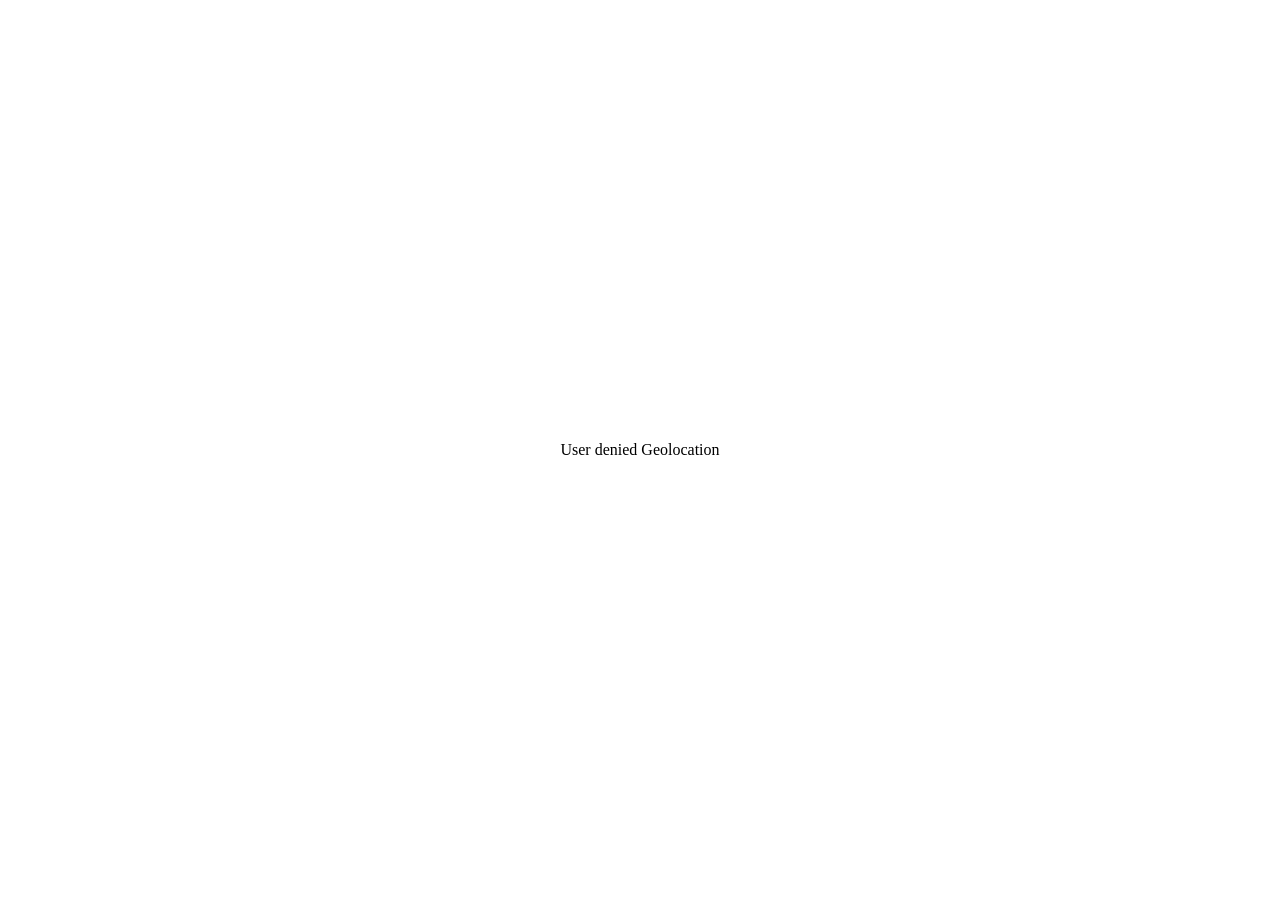
<file: docs/source/maidenhead.html>
<!doctype html>
<html lang="en">
<meta charset="utf-8">
<meta name="viewport" content="width=device-width, initial-scale=1">
<title>Receiver Maidenhead locator</title>
<style>
body {
  box-sizing: border-box;
  min-height: 100vh;
  min-height: 100dvh;
  margin: 0;
  padding: 1rem;
  display: flex;
  flex-direction: column;
  align-items: center;
  justify-content: center;
  text-align: center;
}
</style>
<p id="status" role="status">Requesting your location…</p>
<button id="close" type="button" hidden>Close window</button>
<script>
// Serve over HTTPS; optionally open with #origin=<receiver origin>.
// The receiver must check the reply's origin and source window.
const statusElement = document.getElementById("status");
const closeButton = document.getElementById("close");
closeButton.onclick = () => window.close();

function maidenhead({ latitude, longitude }) {
  if (!Number.isFinite(latitude) || !Number.isFinite(longitude) ||
      Math.abs(latitude) > 90 || Math.abs(longitude) > 180) {
    throw new Error("The browser returned invalid coordinates. Try again.");
  }
  // 18 fields × 10 squares × 24 subsquares on each axis.
  // Keep the north/east endpoints inside the last subsquare.
  const x = Math.min(4319, Math.floor((longitude + 180) * 12));
  const y = Math.min(4319, Math.floor((latitude + 90) * 24));
  return String.fromCharCode(65 + Math.floor(x / 240), 65 + Math.floor(y / 240))
    + Math.floor(x / 24) % 10 + Math.floor(y / 24) % 10
    + String.fromCharCode(97 + x % 24, 97 + y % 24);
}

async function locate() {
  const receiver = new URLSearchParams(location.hash.slice(1)).get("origin");
  const opener = window.opener;
  if (receiver !== null) {
    if (!opener || opener.closed) {
      throw new Error("Open this page from the receiver.");
    }
    const url = new URL(receiver);
    if (!["http:", "https:"].includes(url.protocol) || url.origin !== receiver) {
      throw new Error("Invalid receiver origin.");
    }
  }
  if (!window.isSecureContext || !navigator.geolocation) {
    throw new Error("Geolocation requires HTTPS and a supported browser.");
  }

  statusElement.textContent = receiver === null
    ? "Requesting your location…"
    : `Requesting your location to share a Maidenhead locator with ${receiver}…`;
  const { coords } = await new Promise((resolve, reject) => {
    navigator.geolocation.getCurrentPosition(resolve, reject, { timeout: 15000 });
  });
  const locator = maidenhead(coords);
  if (receiver === null) {
    statusElement.textContent = `Your Maidenhead locator is ${locator}.`;
    return;
  }
  if (opener.closed) throw new Error("The receiver page was closed. Open it and try again.");
  opener.postMessage({ type: "maidenhead", locator }, receiver);
  statusElement.textContent = `Locator ${locator} sent. You can close this window.`;
  closeButton.hidden = false;
  // Let the geolocation callback finish before asking Safari to close.
  setTimeout(() => window.close(), 0);
}

locate().catch(error => { statusElement.textContent = error.message; });
</script>
</html>
</file>
<file: website/site.css>
/* RESONIK site — brand colours from the RESONIK identity guidelines */
@font-face { font-family: "Sora"; src: url("fonts/sora.woff2") format("woff2"); font-weight: 100 800; font-display: swap; }
@font-face { font-family: "Vazirmatn"; src: url("fonts/vazirmatn.woff2") format("woff2"); font-weight: 100 900; font-display: swap; unicode-range: U+0600-06FF, U+200C-200D, U+FB50-FDFF, U+FE70-FEFF; }

:root {
  --black: #141414; --paper: #F6F5F1; --blue: #1C7ED6; --deep: #1864AB;
  --graphite: #555555; --line: #DDDAD2; --orange: #D9480F;
  --text: #1f1f1f; --muted: #5d5d5a; --card: #ffffff;
  --radius: 12px;
  --sans: system-ui, -apple-system, "Segoe UI", Roboto, "Helvetica Neue", Arial, sans-serif;
  --mono: ui-monospace, "SF Mono", Menlo, Consolas, monospace;
  color-scheme: light;
}
* { box-sizing: border-box; }
html { scroll-behavior: smooth; }
body { margin: 0; background: var(--paper); color: var(--text); font: 17px/1.6 var(--sans); -webkit-text-size-adjust: 100%; }
a { color: var(--deep); }
code { font-family: var(--mono); font-size: .9em; background: rgba(0,0,0,.05); padding: .05em .35em; border-radius: 4px; }
.ui { font-weight: 600; white-space: nowrap; }
.wrap { max-width: 64rem; margin: 0 auto; padding: 0 1rem; }
h1, h2, h3 { font-family: "Sora", var(--sans); line-height: 1.2; letter-spacing: -.01em; }
h2 { font-size: 1.9rem; margin: 0 0 .5rem; }
h3 { font-size: 1.1rem; margin: 0 0 .35rem; }
section { padding: 3.5rem 0; }
.lead { font-size: 1.12rem; max-width: 46rem; }
.hint { color: var(--muted); font-size: .95rem; }

/* Header */
.bar { background: var(--black); color: var(--paper); position: sticky; top: 0; z-index: 5; border-bottom: 1px solid #262626; }
.bar-in { display: flex; align-items: center; justify-content: space-between; gap: 1rem; min-height: 60px; flex-wrap: wrap; }
.logo { display: flex; align-items: flex-end; gap: .6rem; color: var(--paper); text-decoration: none; }
.logo .sym { width: 30px; height: 25px; color: var(--paper); }
.word { font-family: "Sora", var(--sans); font-weight: 600; letter-spacing: .075em; font-size: 1.25rem; line-height: .9; }
nav { display: flex; gap: .2rem 1.1rem; flex-wrap: wrap; }
nav a { color: #d6d5d0; text-decoration: none; font-size: .95rem; }
nav a:hover { color: #fff; }
nav a[lang="fa"] { font-family: "Vazirmatn", var(--sans); }

/* Hero */
.hero { background: radial-gradient(800px 420px at 75% 40%, rgba(28,126,214,.25), transparent 70%), var(--black); color: var(--paper); padding: 3.5rem 0 4rem; }
.hero-in { display: grid; grid-template-columns: 1.05fr 1fr; gap: 2.5rem; align-items: center; }
.hero h1 { font-size: clamp(2rem, 4.3vw, 3rem); margin: .4rem 0 1rem; font-weight: 600; }
.hero .lead { color: #d9d8d3; }
.hero a { color: #8cc4f5; }
.kicker { font-family: "Sora", var(--sans); color: #a8a7a2; font-size: .9rem; margin: 0; }
.badge { background: var(--blue); color: #fff; border-radius: 6px; padding: .1rem .5rem; font-weight: 600; }
.shot { margin: 0; }
.shot img { width: 100%; height: auto; display: block; border-radius: var(--radius); box-shadow: 0 24px 60px rgba(0,0,0,.45); }
.shot.wide { margin-top: 2rem; }
.shot.wide img { box-shadow: 0 10px 30px rgba(0,0,0,.18); }
.shot figcaption { color: var(--muted); font-size: .95rem; margin-top: .7rem; }

/* Buttons */
.keys { display: flex; gap: .7rem; flex-wrap: wrap; margin-top: 1.4rem; }
.btn { display: inline-block; font: 600 1rem/1.2 var(--sans); padding: .8rem 1.2rem; border-radius: 10px; border: 1.5px solid var(--deep); color: var(--deep); background: #fff; text-decoration: none; cursor: pointer; }
.btn:hover { background: #eef5fc; }
.btn.primary { background: var(--blue); border-color: var(--blue); color: #fff; }
.btn.primary:hover { background: var(--deep); border-color: var(--deep); }
.btn.ghost { background: transparent; color: var(--paper); border-color: #6b6b68; }
.btn.ghost:hover { border-color: var(--paper); background: rgba(255,255,255,.06); }

/* Install */
.band { background: #fff; border-top: 1px solid var(--line); border-bottom: 1px solid var(--line); }
.steps { padding-left: 1.4rem; max-width: 48rem; }
.steps li { margin: .45rem 0; }
.installers { display: grid; grid-template-columns: 1fr 1fr; gap: 1rem; margin: 1.6rem 0 1rem; }
.card { background: var(--paper); border: 1px solid var(--line); border-radius: var(--radius); padding: 1.2rem 1.3rem 1.4rem; }
.card h3 small { display: block; font-family: var(--sans); font-weight: 500; color: var(--muted); font-size: .85rem; margin-top: .2rem; }
.card p { margin: .3rem 0 1rem; color: var(--muted); }
.warn { display: block; color: var(--orange); font-weight: 600; }
.more { margin-top: 1rem; max-width: 50rem; }
.more summary { cursor: pointer; font-weight: 600; color: var(--deep); }
.more li { margin: .4rem 0; }

/* Features */
.grid { display: grid; grid-template-columns: repeat(4, 1fr); gap: 1rem; margin-top: 1.4rem; }
.feat { background: var(--card); border: 1px solid var(--line); border-radius: var(--radius); padding: 1.1rem 1.1rem 1.2rem; }
.feat i { display: block; width: 34px; height: 6px; border-radius: 3px; background: var(--c); margin-bottom: .8rem; box-shadow: 0 0 0 1px rgba(0,0,0,.08); }
.feat p { margin: 0; color: var(--muted); font-size: .95rem; }

/* Persian */
.fa { font-family: "Vazirmatn", var(--sans); }
.fa h2 { font-family: "Vazirmatn", var(--sans); }
.fa .steps { padding-left: 0; padding-right: 1.6rem; list-style: persian; }
.fa bdi { font-family: var(--sans); }

/* Arabic */
nav a[lang="ar"] { font-family: "Vazirmatn", var(--sans); }
.ar { font-family: "Vazirmatn", var(--sans); }
.ar h2 { font-family: "Vazirmatn", var(--sans); }
.ar .steps { padding-left: 0; padding-right: 1.6rem; }
.ar bdi { font-family: var(--sans); white-space: nowrap; }

footer { background: var(--black); color: #bdbcb7; padding: 2.2rem 0; font-size: .92rem; }
footer a { color: #8cc4f5; }
footer .hint { color: #8d8c88; }

@media (max-width: 860px) {
  .hero-in, .installers { grid-template-columns: 1fr; }
  .grid { grid-template-columns: 1fr 1fr; }
}
@media (max-width: 520px) {
  .grid { grid-template-columns: 1fr; }
  section { padding: 2.5rem 0; }
  nav { gap: .2rem .8rem; }
}

.stats { margin: 0.8rem 0 0; font-size: 0.95rem; color: var(--muted); }
.stats b { color: var(--text); }

.beta { border: 2px solid #FFD167; background: rgba(255,209,103,.12); border-radius: 12px; padding: .2rem 1rem; margin: 1rem 0 1.4rem; }
.beta p { margin: .7rem 0; }

img.yt { height: 1.15em; width: auto; vertical-align: -0.22em; margin-inline-end: .4em; }
</file>
